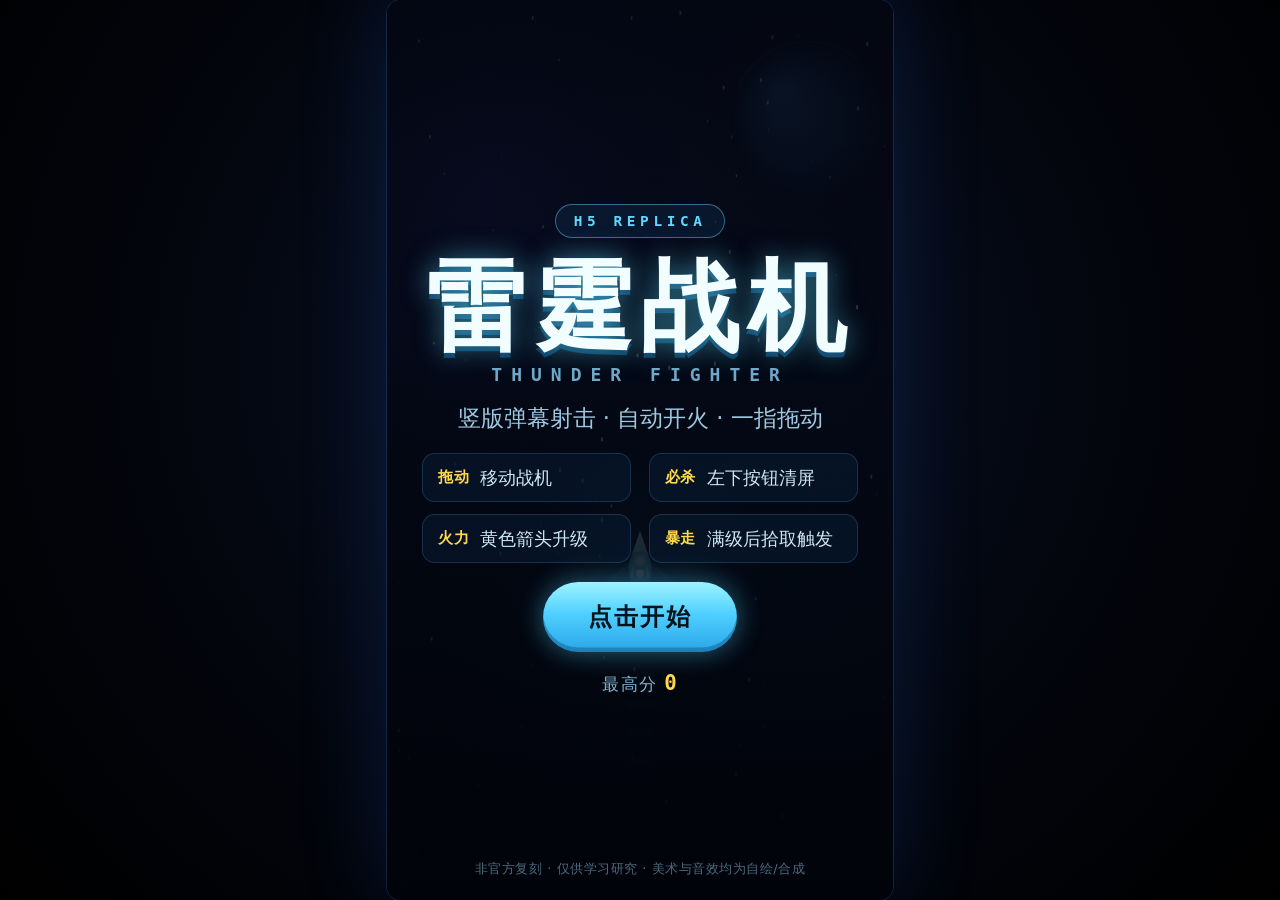
<file: index.html>
<!DOCTYPE html>
<html lang="zh-CN">
<head>
<meta charset="UTF-8" />
<meta name="viewport" content="width=device-width, initial-scale=1.0, maximum-scale=1.0, user-scalable=no, viewport-fit=cover" />
<meta name="theme-color" content="#040814" />
<title>雷霆战机 · H5 复刻</title>
<link rel="stylesheet" href="src/style.css" />
</head>
<body>
<div id="stage">
  <canvas id="game" width="720" height="1280"></canvas>

  <!-- 标题 -->
  <div class="screen center" id="scr-title">
    <div class="badge">H5 REPLICA</div>
    <h1>雷霆战机</h1>
    <div class="title-en">THUNDER FIGHTER</div>
    <p class="lede">竖版弹幕射击 · 自动开火 · 一指拖动</p>
    <div class="ctrl-grid">
      <div class="ctrl"><span class="k">拖动</span><span>移动战机</span></div>
      <div class="ctrl"><span class="k">必杀</span><span>左下按钮清屏</span></div>
      <div class="ctrl"><span class="k">火力</span><span>黄色箭头升级</span></div>
      <div class="ctrl"><span class="k">暴走</span><span>满级后拾取触发</span></div>
    </div>
    <button class="btn" id="btnEnter">点击开始</button>
    <div class="best">最高分 <b id="titleBest">0</b></div>
    <p class="disclaimer">非官方复刻 · 仅供学习研究 · 美术与音效均为自绘/合成</p>
  </div>

  <!-- 主界面 -->
  <div class="screen transparent" id="scr-home">
    <div class="home-top">
      <div class="player-tag">指挥官<b>THUNDER-01</b></div>
      <div class="res-bar">
        <span class="coin">金币 <b id="homeCoins">0</b></span>
        <span class="shard">残骸 <b id="homeShards">0</b></span>
      </div>
    </div>
    <div class="home-menu">
      <button class="menu-tile primary" id="menuStory">
        <div class="mt-k">CAMPAIGN</div>
        <div class="mt-t">星际征战</div>
        <div class="mt-d" id="storyProgress">白羊座 · 第 1 关</div>
      </button>
      <button class="menu-tile" id="menuEndless">
        <div class="mt-k">ENDLESS</div>
        <div class="mt-t">无尽挑战</div>
        <div class="mt-d" id="endlessDesc">无限波次 · 每 5 波守卫</div>
      </button>
      <button class="menu-tile" id="menuHangar">
        <div class="mt-k">HANGAR</div>
        <div class="mt-t">仓库</div>
        <div class="mt-d" id="hangarShipName">突击零式</div>
      </button>
      <button class="menu-tile" id="menuSettings">
        <div class="mt-k">OPTIONS</div>
        <div class="mt-t">设置</div>
        <div class="mt-d">音量 · 画质 · 存档</div>
      </button>
    </div>
    <div class="home-foot">
      <span>最高分 <b id="homeBest">0</b></span>
      <span>拖动移动 · 自动射击</span>
    </div>
  </div>

  <!-- 星图 -->
  <div class="screen" id="scr-map">
    <div class="topbar">
      <button class="icon-btn" id="mapBack">返回</button>
      <div class="ttl">星际征战</div>
      <div class="res-bar"><span>残骸 <b id="mapShards">0</b></span></div>
    </div>
    <div class="chapter-tabs">
      <button class="chapter-tab active" data-ch="0">白羊座</button>
      <button class="chapter-tab" data-ch="1">金牛座</button>
    </div>
    <div class="level-grid" id="levelGrid"></div>
    <div class="level-detail" id="levelDetail">
      <div class="ld-head">
        <div>
          <div class="ld-ch" id="ldChapter">白羊座</div>
          <div class="ld-name" id="ldName">星尘前哨</div>
        </div>
        <div class="ld-ch" id="ldState">未通关</div>
      </div>
      <div class="ld-rows">
        <div><span>推荐战力</span><b id="ldPower">100</b></div>
        <div><span>我方战力</span><b id="ldMyPower">100</b></div>
        <div><span>BOSS</span><b id="ldBoss">无</b></div>
        <div><span>奖励</span><b id="ldReward">金币 25 / 残骸 10</b></div>
      </div>
      <div class="ld-drop"><span>掉落</span><b id="ldDrops">武器 ×3 · 护盾 ×1 · 暴走 ×1 · 回血 ×1</b></div>
      <div class="ld-tip" id="ldTip"></div>
      <div class="ld-actions">
        <button class="btn ghost small" id="btnHangarFromMap">仓库</button>
        <button class="btn" id="btnLaunch">出击</button>
      </div>
    </div>
  </div>

  <!-- 仓库 -->
  <div class="screen scroll" id="scr-hangar">
    <div class="topbar">
      <button class="icon-btn" id="hangarBack">返回</button>
      <div class="ttl">仓库</div>
      <div class="res-bar"><span>残骸 <b id="hangarShards">0</b></span></div>
    </div>
    <div class="ship-list" id="shipList"></div>
    <p class="hangar-note">强化提升攻击与生命，满级后可进阶提升星级<br>战力实时生效于战斗</p>
  </div>

  <!-- 设置 -->
  <div class="screen" id="scr-settings">
    <div class="topbar">
      <button class="icon-btn" id="settingsBack">返回</button>
      <div class="ttl">设置</div>
      <div class="res-bar"></div>
    </div>
    <div class="setting-list">
      <div class="setting-row">
        <div>音乐<span class="sub">BGM 音量</span></div>
        <input type="range" id="musicRange" min="0" max="100" step="5" value="55" />
      </div>
      <div class="setting-row">
        <div>音效<span class="sub">打击音与静音</span></div>
        <div style="display:flex;align-items:center;gap:1.4cqh">
          <input type="range" id="sfxRange" min="0" max="100" step="5" value="80" />
          <div class="switch" id="soundSwitch"><i></i></div>
        </div>
      </div>
      <div class="setting-row">
        <div>画质<span class="sub">影响粒子与特效数量</span></div>
        <div class="seg" id="qualitySeg">
          <button data-q="high" class="on">高</button>
          <button data-q="mid">中</button>
          <button data-q="low">低</button>
        </div>
      </div>
      <div class="setting-row">
        <div>存档<span class="sub">进度与最高分保存在本机</span></div>
        <button class="btn danger small" id="btnClearSave">清除存档</button>
      </div>
    </div>
    <p class="hangar-note">清除后关卡进度、金币与残骸将重置<br>最高分同时清空</p>
  </div>

  <!-- 结算 -->
  <div class="screen center" id="scr-result">
    <div class="result-tag" id="resultTag">MISSION COMPLETE</div>
    <h2 id="resultTitle">出击成功</h2>
    <div class="stats">
      <div><span>得分</span><b id="statScore">0</b></div>
      <div><span>击毁</span><b id="statKills">0</b></div>
      <div><span>水晶</span><b id="statCrystals">0</b></div>
      <div><span>用时</span><b id="statTime">0:00</b></div>
    </div>
    <div class="result-reward" id="resultReward">金币 <b>0</b> · 残骸 <b>0</b></div>
    <div class="result-best" id="resultBest">最高分 0</div>
    <div class="btn-col" style="width:100%">
      <button class="btn" id="btnNext">下一关</button>
      <div class="btn-row">
        <button class="btn ghost small" id="btnRetry">再战</button>
        <button class="btn ghost small" id="btnToMap">星图</button>
        <button class="btn ghost small" id="btnToHome">主界面</button>
      </div>
    </div>
  </div>

  <!-- 暂停 -->
  <div class="screen center" id="scr-pause">
    <h2>已暂停</h2>
    <div class="btn-col">
      <button class="btn" id="btnResume">继续战斗</button>
      <button class="btn ghost" id="btnPauseRetry">重新开始</button>
      <button class="btn ghost" id="btnPauseQuit">放弃并返回</button>
    </div>
  </div>

  <div class="toast" id="toast"></div>
  <div class="rotate-hint">
    <div class="rh-phone"></div>
    <b>请旋转至竖屏</b>
    <span>横屏体验不佳</span>
  </div>
</div>

<script src="src/config.js"></script>
<script src="src/audio.js"></script>
<script src="src/core.js"></script>
<script src="src/battle.js"></script>
<script src="src/app.js"></script>
</body>
</html>
</file>
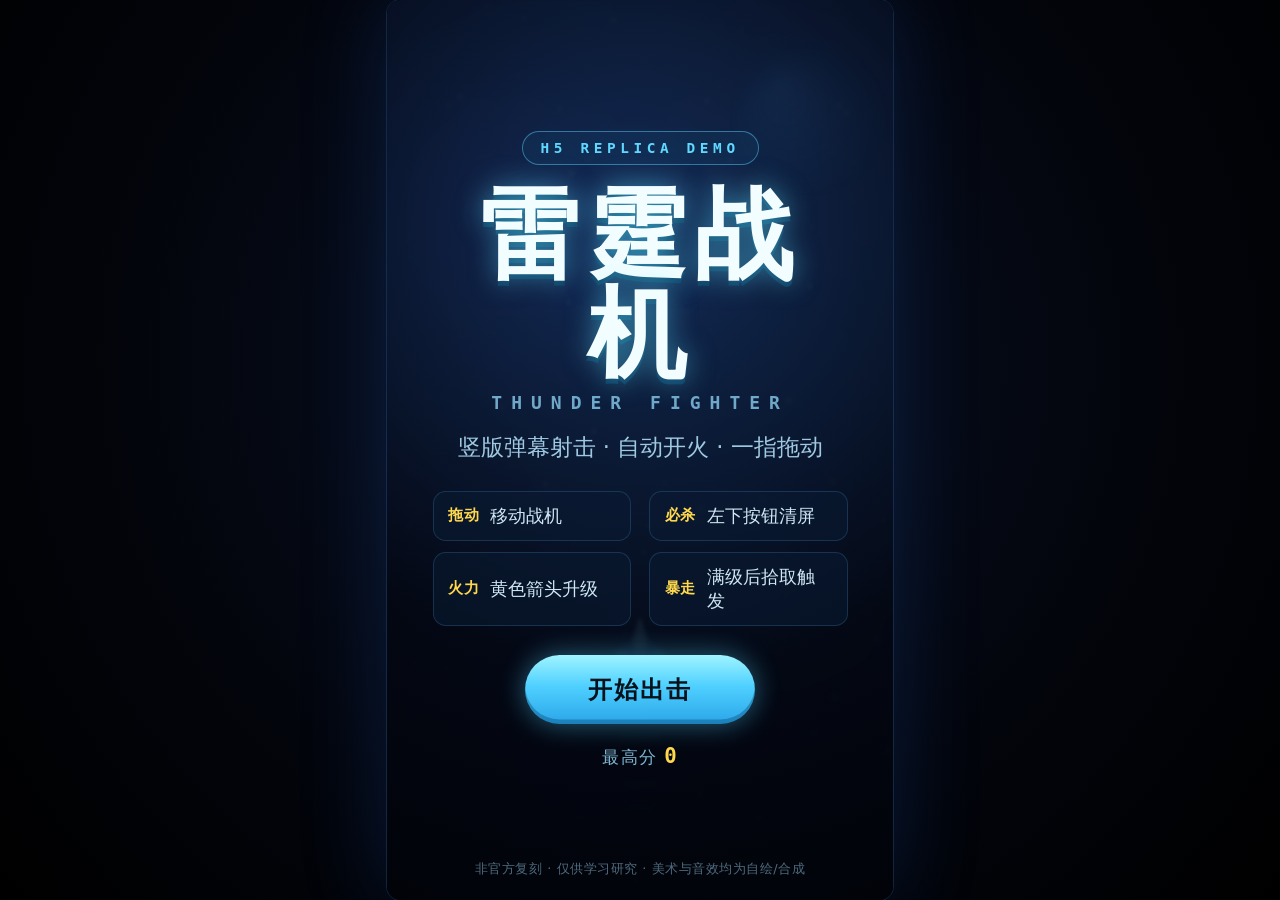
<file: demo/index.html>
<!DOCTYPE html>
<html lang="zh-CN">
<head>
<meta charset="UTF-8" />
<meta name="viewport" content="width=device-width, initial-scale=1.0, maximum-scale=1.0, user-scalable=no, viewport-fit=cover" />
<meta name="theme-color" content="#040814" />
<title>雷霆战机 · H5 复刻 Demo</title>
<style>
  * { margin: 0; padding: 0; box-sizing: border-box; }
  html, body {
    height: 100%;
    background: radial-gradient(circle at 50% 40%, #0a1226 0%, #03050c 60%, #000 100%);
    color: #eaf6ff;
    font-family: "Noto Sans SC", "PingFang SC", "Microsoft YaHei", system-ui, sans-serif;
    overflow: hidden;
    -webkit-user-select: none;
    user-select: none;
    -webkit-tap-highlight-color: transparent;
  }
  body {
    display: flex;
    align-items: center;
    justify-content: center;
    height: 100vh;
    height: 100dvh;
  }
  #stage {
    position: relative;
    width: min(100vw, 56.25vh);
    width: min(100vw, 56.25dvh);
    aspect-ratio: 9 / 16;
    max-height: 100vh;
    max-height: 100dvh;
    overflow: hidden;
    border-radius: 14px;
    background: #040813;
    box-shadow: 0 0 90px rgba(40, 120, 255, .18), 0 0 0 1px rgba(90, 180, 255, .16);
    container-type: size;
  }
  canvas {
    display: block;
    width: 100%;
    height: 100%;
    touch-action: none;
  }
  .overlay {
    position: absolute;
    inset: 0;
    z-index: 5;
    display: flex;
    flex-direction: column;
    align-items: center;
    justify-content: center;
    padding: 8% 9%;
    text-align: center;
    background:
      radial-gradient(circle at 50% 26%, rgba(22, 52, 100, .82) 0%, rgba(4, 8, 20, .94) 62%, rgba(1, 3, 9, .98) 100%);
    backdrop-filter: blur(2px);
    transition: opacity .25s ease;
    gap: 2.2cqh;
  }
  .overlay.hidden { opacity: 0; pointer-events: none; }

  .badge {
    font: 600 1.6cqh/1 "Bahnschrift", "DIN Alternate", monospace;
    letter-spacing: .32em;
    color: #5fd8ff;
    border: 1px solid rgba(95, 216, 255, .45);
    border-radius: 999px;
    padding: 1cqh 2cqh;
    background: rgba(20, 70, 110, .25);
  }
  h1 {
    font-size: 11cqh;
    font-size: 11cqh;
    line-height: 1;
    font-weight: 900;
    letter-spacing: .08em;
    color: #f2fdff;
    text-shadow: 0 0 3cqh rgba(90, 220, 255, .55), 0 0.6cqh 0 #0b3a5e;
  }
  .title-en {
    font: 700 2cqh/1 "Bahnschrift", "DIN Alternate", monospace;
    letter-spacing: .5em;
    color: #6fa8c8;
    margin-top: -1cqh;
  }
  .lede { font-size: 2.5cqh; color: #9fc9e2; }
  .ctrl-grid {
    width: 100%;
    display: grid;
    grid-template-columns: 1fr 1fr;
    gap: 1.3cqh 2cqh;
    margin: 1cqh 0;
  }
  .ctrl {
    display: flex;
    align-items: center;
    gap: 1.2cqh;
    padding: 1.3cqh 1.6cqh;
    border: 1px solid rgba(80, 160, 220, .22);
    border-radius: 1.4cqh;
    background: rgba(10, 28, 52, .55);
    text-align: left;
  }
  .ctrl .k {
    flex: none;
    font: 700 1.7cqh/1 "Bahnschrift", monospace;
    color: #ffd84d;
    letter-spacing: .05em;
  }
  .ctrl span:last-child { font-size: 1.95cqh; color: #cfe7f5; }

  .btn {
    appearance: none;
    border: 0;
    cursor: pointer;
    font-family: inherit;
    font-size: 2.7cqh;
    font-weight: 700;
    letter-spacing: .08em;
    padding: 2.1cqh 7cqh;
    border-radius: 999px;
    color: #04121c;
    background: linear-gradient(180deg, #9ff4ff 0%, #4fd0ff 45%, #2aa5e8 100%);
    box-shadow: 0 0 3cqh rgba(80, 210, 255, .45), inset 0 -0.5cqh 0 rgba(0, 60, 100, .35);
    transition: transform .12s ease, filter .12s ease;
    touch-action: manipulation;
  }
  .btn:active { transform: scale(.965); filter: brightness(1.08); }
  .btn.ghost {
    color: #bfe6f8;
    background: rgba(12, 34, 60, .7);
    border: 1px solid rgba(95, 200, 240, .4);
    box-shadow: none;
  }
  .btn-row { display: flex; gap: 2.4cqh; }
  .btn-col { display: flex; flex-direction: column; gap: 1.5cqh; }

  .best { font-size: 1.9cqh; color: #7fb6d2; letter-spacing: .08em; }
  .best b { color: #ffd84d; font-family: "Bahnschrift", monospace; font-size: 2.3cqh; }
  .disclaimer {
    position: absolute;
    bottom: 2.4cqh;
    left: 0; right: 0;
    font-size: 1.45cqh;
    color: rgba(140, 190, 220, .55);
    letter-spacing: .04em;
  }

  h2 { font-size: 6.4cqh; font-weight: 900; letter-spacing: .06em; color: #f2fdff; }
  .result-tag {
    font: 700 1.8cqh/1 "Bahnschrift", monospace;
    letter-spacing: .38em;
    color: #5fd8ff;
  }
  .result-tag.fail { color: #ff6b7a; }
  .stats {
    width: 100%;
    display: grid;
    grid-template-columns: 1fr 1fr;
    gap: 1.4cqh;
    margin: 1.2cqh 0;
  }
  .stats div {
    display: flex;
    flex-direction: column;
    gap: .6cqh;
    padding: 1.6cqh;
    border-radius: 1.2cqh;
    border: 1px solid rgba(80, 160, 220, .22);
    background: rgba(10, 28, 52, .55);
  }
  .stats span { font-size: 1.7cqh; color: #8fb8d0; letter-spacing: .1em; }
  .stats b { font: 700 3.4cqh/1 "Bahnschrift", "Courier New", monospace; color: #eafcff; }
  .result-best { font-size: 1.85cqh; color: #7fb6d2; }
  .result-best b { color: #ffd84d; font-family: "Bahnschrift", monospace; }

  @media (max-aspect-ratio: 9/16) {
    #stage { border-radius: 0; }
  }
</style>
</head>
<body>
<div id="stage">
  <canvas id="game" width="720" height="1280"></canvas>

  <div class="overlay" id="titleScreen">
    <div class="badge">H5 REPLICA DEMO</div>
    <h1>雷霆战机</h1>
    <div class="title-en">THUNDER FIGHTER</div>
    <p class="lede">竖版弹幕射击 · 自动开火 · 一指拖动</p>
    <div class="ctrl-grid">
      <div class="ctrl"><span class="k">拖动</span><span>移动战机</span></div>
      <div class="ctrl"><span class="k">必杀</span><span>左下按钮清屏</span></div>
      <div class="ctrl"><span class="k">火力</span><span>黄色箭头升级</span></div>
      <div class="ctrl"><span class="k">暴走</span><span>满级后拾取触发</span></div>
    </div>
    <button class="btn" id="btnStart">开始出击</button>
    <div class="best">最高分 <b id="bestScore">0</b></div>
    <p class="disclaimer">非官方复刻 · 仅供学习研究 · 美术与音效均为自绘/合成</p>
  </div>

  <div class="overlay hidden" id="resultScreen">
    <div class="result-tag" id="resultTag">MISSION COMPLETE</div>
    <h2 id="resultTitle">出击成功</h2>
    <div class="stats">
      <div><span>得分</span><b id="statScore">0</b></div>
      <div><span>击毁</span><b id="statKills">0</b></div>
      <div><span>水晶</span><b id="statCrystals">0</b></div>
      <div><span>用时</span><b id="statTime">0:00</b></div>
    </div>
    <div class="result-best" id="resultBest">最高分 0</div>
    <div class="btn-row">
      <button class="btn" id="btnRetry">再战一次</button>
      <button class="btn ghost" id="btnMenu">返回标题</button>
    </div>
  </div>

  <div class="overlay hidden" id="pauseScreen">
    <h2>已暂停</h2>
    <div class="btn-col">
      <button class="btn" id="btnResume">继续战斗</button>
      <button class="btn ghost" id="btnPauseRetry">重新开始</button>
      <button class="btn ghost" id="btnPauseMenu">返回标题</button>
    </div>
  </div>
</div>

<script>
'use strict';

/* =========================================================
   0. 基础常量与工具
   ========================================================= */
const W = 720, H = 1280;
const canvas = document.getElementById('game');
const ctx = canvas.getContext('2d');
const DPR = Math.min(window.devicePixelRatio || 1, 2);
canvas.width = Math.round(W * DPR);
canvas.height = Math.round(H * DPR);
ctx.setTransform(DPR, 0, 0, DPR, 0, 0);

const TAU = Math.PI * 2;
const clamp = (v, a, b) => (v < a ? a : (v > b ? b : v));
const rand = (a, b) => a + Math.random() * (b - a);

/* =========================================================
   1. 可调手感参数表（集中管理）
   ========================================================= */
const CFG = {
  player: {
    startX: W / 2, startY: 1010,
    keySpeed: 620,
    hitR: 5,               // 命中判定半径（中心亮点）
    pickupR: 46,
    maxHp: 100,
    invTime: 1.2,
    bulletSpeed: 1150,
    baseDamage: 1,
    fireIntervals: [0.13, 0.12, 0.11, 0.10],
    offsets: [
      [-13, 13],
      [-27, 0, 27],
      [-39, -14, 14, 39],
      [-50, -26, 0, 26, 50]
    ],
    rageDuration: 6,
    rageFireScale: 0.62,
    rageDamage: 1.6
  },
  bomb: { damage: 140, start: 2, invTime: 1.6 },
  enemy: {
    scout:   { hp: 6,  r: 24, vy: 150, sway: 60, score: 100, bulletSpeed: 235 },
    fighter: { hp: 34, r: 34, score: 300, bulletSpeed: 235 },
    diver:   { hp: 8,  r: 20, score: 120 }
  },
  boss: { bars: 3, hpPerBar: 240, r: 72, score: 3000 },
  drop: { crystal: 0.55, weapon: 0.45, shield: 0.15 }
};

/* =========================================================
   2. 音效（WebAudio 合成）
   ========================================================= */
const Sound = {
  ctx: null, master: null, enabled: true, noise: null, lastShot: 0,
  init() {
    if (this.ctx) return;
    const AC = window.AudioContext || window.webkitAudioContext;
    if (!AC) return;
    this.ctx = new AC();
    this.master = this.ctx.createGain();
    this.master.gain.value = 0.55;
    this.master.connect(this.ctx.destination);
    const len = Math.floor(this.ctx.sampleRate * 0.5);
    const buf = this.ctx.createBuffer(1, len, this.ctx.sampleRate);
    const data = buf.getChannelData(0);
    for (let i = 0; i < len; i++) data[i] = Math.random() * 2 - 1;
    this.noise = buf;
  },
  resume() {
    if (this.ctx && this.ctx.state === 'suspended') this.ctx.resume();
  },
  tone(freq, dur, type, vol, slideTo) {
    if (!this.ctx || !this.enabled) return;
    const t = this.ctx.currentTime;
    const o = this.ctx.createOscillator();
    const g = this.ctx.createGain();
    o.type = type || 'sine';
    o.frequency.setValueAtTime(freq, t);
    if (slideTo) o.frequency.exponentialRampToValueAtTime(Math.max(24, slideTo), t + dur);
    g.gain.setValueAtTime(vol, t);
    g.gain.exponentialRampToValueAtTime(0.0001, t + dur);
    o.connect(g); g.connect(this.master);
    o.start(t); o.stop(t + dur + 0.03);
  },
  burst(dur, vol, freq) {
    if (!this.ctx || !this.enabled || !this.noise) return;
    const t = this.ctx.currentTime;
    const src = this.ctx.createBufferSource();
    src.buffer = this.noise;
    const f = this.ctx.createBiquadFilter();
    f.type = 'lowpass';
    f.frequency.setValueAtTime(freq, t);
    f.frequency.exponentialRampToValueAtTime(110, t + dur);
    const g = this.ctx.createGain();
    g.gain.setValueAtTime(vol, t);
    g.gain.exponentialRampToValueAtTime(0.0001, t + dur);
    src.connect(f); f.connect(g); g.connect(this.master);
    src.start(t); src.stop(t + dur);
  },
  shoot() {
    if (!this.ctx) return;
    const t = this.ctx.currentTime;
    if (t - this.lastShot < 0.06) return;
    this.lastShot = t;
    this.tone(1250, 0.05, 'square', 0.014, 720);
  },
  enemyShoot() { this.tone(330, 0.07, 'triangle', 0.016, 220); },
  hit() { this.tone(140, 0.18, 'sawtooth', 0.07, 55); },
  explode() { this.burst(0.28, 0.18, 1500); },
  bigExplode() { this.burst(0.55, 0.28, 900); this.tone(74, 0.5, 'sine', 0.12, 38); },
  pickup() {
    this.tone(880, 0.07, 'sine', 0.045, 1320);
    const self = this;
    setTimeout(() => self.tone(1320, 0.09, 'sine', 0.035, 1760), 62);
  },
  rage() { this.tone(220, 0.38, 'sawtooth', 0.055, 880); },
  bomb() { this.burst(0.5, 0.3, 2600); this.tone(92, 0.5, 'sine', 0.13, 40); },
  warn() {
    this.tone(660, 0.14, 'square', 0.05);
    const self = this;
    setTimeout(() => self.tone(660, 0.14, 'square', 0.05), 190);
  }
};

/* =========================================================
   3. 背景与子弹贴图
   ========================================================= */
const bgCanvas = document.createElement('canvas');
bgCanvas.width = W; bgCanvas.height = H;
(function buildBg() {
  const c = bgCanvas.getContext('2d');
  const lg = c.createLinearGradient(0, 0, 0, H);
  lg.addColorStop(0, '#070d22');
  lg.addColorStop(0.45, '#040a18');
  lg.addColorStop(1, '#02040b');
  c.fillStyle = lg; c.fillRect(0, 0, W, H);

  const neb = (x, y, r, col) => {
    const g = c.createRadialGradient(x, y, 10, x, y, r);
    g.addColorStop(0, col);
    g.addColorStop(1, 'rgba(0,0,0,0)');
    c.fillStyle = g; c.fillRect(0, 0, W, H);
  };
  neb(140, 260, 520, 'rgba(80,66,210,0.34)');
  neb(600, 880, 560, 'rgba(0,140,190,0.16)');
  neb(590, 160, 380, 'rgba(180,40,80,0.16)');
  neb(260, 1160, 420, 'rgba(40,90,200,0.12)');

  // 远处行星
  const px = 600, py = 170, pr = 112;
  const pg = c.createRadialGradient(px - 36, py - 42, 10, px, py, pr);
  pg.addColorStop(0, '#3a6ea8');
  pg.addColorStop(0.55, '#1a3760');
  pg.addColorStop(1, '#060d1d');
  c.fillStyle = pg;
  c.beginPath(); c.arc(px, py, pr, 0, TAU); c.fill();
  c.strokeStyle = 'rgba(120,190,255,0.22)';
  c.lineWidth = 2;
  c.beginPath(); c.arc(px, py, pr - 1, Math.PI * 1.15, Math.PI * 1.72); c.stroke();

  // 暗角
  const vg = c.createRadialGradient(W / 2, H / 2, 280, W / 2, H / 2, 760);
  vg.addColorStop(0, 'rgba(0,0,0,0)');
  vg.addColorStop(1, 'rgba(0,0,0,0.55)');
  c.fillStyle = vg; c.fillRect(0, 0, W, H);
})();

function makePlayerBullet() {
  const c = document.createElement('canvas');
  c.width = 20; c.height = 44;
  const x = c.getContext('2d');
  const g = x.createLinearGradient(0, 0, 0, 44);
  g.addColorStop(0, 'rgba(120,250,255,0)');
  g.addColorStop(0.28, 'rgba(120,250,255,0.85)');
  g.addColorStop(0.65, '#ffffff');
  g.addColorStop(1, 'rgba(80,190,255,0)');
  x.fillStyle = g;
  x.beginPath(); x.ellipse(10, 22, 6.5, 20, 0, 0, TAU); x.fill();
  const g2 = x.createLinearGradient(0, 0, 0, 44);
  g2.addColorStop(0, 'rgba(255,255,255,0)');
  g2.addColorStop(0.6, 'rgba(255,255,255,0.95)');
  g2.addColorStop(1, 'rgba(255,255,255,0)');
  x.fillStyle = g2;
  x.beginPath(); x.ellipse(10, 22, 2.2, 16, 0, 0, TAU); x.fill();
  return c;
}

function makeEnemyBullet(color) {
  const c = document.createElement('canvas');
  c.width = 40; c.height = 40;
  const x = c.getContext('2d');
  const g = x.createRadialGradient(20, 20, 1, 20, 20, 19);
  g.addColorStop(0, '#ffffff');
  g.addColorStop(0.3, color);
  g.addColorStop(0.72, color);
  g.addColorStop(1, 'rgba(0,0,0,0)');
  x.fillStyle = g;
  x.beginPath(); x.arc(20, 20, 19, 0, TAU); x.fill();
  return c;
}

const SPR = {
  pBullet: makePlayerBullet(),
  eOrange: makeEnemyBullet('rgba(255,150,60,0.95)'),
  eRed: makeEnemyBullet('rgba(255,80,90,0.95)'),
  ePink: makeEnemyBullet('rgba(255,92,200,0.95)')
};

/* =========================================================
   4. 游戏状态
   ========================================================= */
let mode = 'title';
let acc = 0;
let last = performance.now();

const G = {
  visual: 0, time: 0,
  stars: [],
  player: null,
  bullets: [], ebullets: [], enemies: [], pickups: [], particles: [], texts: [],
  boss: null,
  score: 0, kills: 0, crystals: 0, bombs: CFG.bomb.start,
  rage: 0, shake: 0, flash: 0, warn: 0, banner: 0,
  finished: false, victory: false, endTimer: 0,
  script: [], si: 0,
  best: 0
};

const BOMB = { x: 88, y: 1178, r: 58 };
const PAUSE = { x: 662, y: 1178, r: 30 };
const MUTE = { x: 666, y: 1108, r: 22 };

const input = { dragId: null, sx: 0, sy: 0, px: 0, py: 0 };
const keys = new Set();

function initStars() {
  G.stars.length = 0;
  for (let i = 0; i < 110; i++) {
    const z = Math.random();
    G.stars.push({ x: Math.random() * W, y: Math.random() * H, z, s: 0.8 + z * 1.8, sp: 30 + z * 120 });
  }
}
function updateStars(dt) {
  for (const s of G.stars) {
    s.y += s.sp * dt;
    if (s.y > H + 4) { s.y = -4; s.x = Math.random() * W; }
  }
}
function loadBest() {
  try { return parseInt(localStorage.getItem('tf_replica_best') || '0', 10) || 0; } catch (e) { return 0; }
}
function saveBest(v) {
  try { localStorage.setItem('tf_replica_best', String(v)); } catch (e) { /* ignore */ }
}

/* =========================================================
   5. 开始 / 重开 / 结算 / 暂停
   ========================================================= */
function startRun() {
  Sound.init();
  Sound.resume();
  hideAllOverlays();
  mode = 'playing';
  G.time = 0; acc = 0;
  G.player = {
    x: CFG.player.startX, y: CFG.player.startY,
    hp: CFG.player.maxHp, power: 0,
    inv: 0, fireCd: 0, shield: 0, shieldHits: 0, alive: true
  };
  G.bullets.length = 0;
  G.ebullets.length = 0;
  G.enemies.length = 0;
  G.pickups.length = 0;
  G.particles.length = 0;
  G.texts.length = 0;
  G.boss = null;
  G.score = 0; G.kills = 0; G.crystals = 0; G.bombs = CFG.bomb.start;
  G.rage = 0; G.shake = 0; G.flash = 0; G.warn = 0; G.banner = 2.6;
  G.finished = false; G.victory = false; G.endTimer = 0;
  G.script = buildScript(); G.si = 0;
  input.dragId = null;
}

function hideAllOverlays() {
  document.getElementById('titleScreen').classList.add('hidden');
  document.getElementById('resultScreen').classList.add('hidden');
  document.getElementById('pauseScreen').classList.add('hidden');
}

function showTitle() {
  mode = 'title';
  hideAllOverlays();
  document.getElementById('titleScreen').classList.remove('hidden');
  G.best = loadBest();
  document.getElementById('bestScore').textContent = G.best;
}

function pauseGame() {
  if (mode !== 'playing' || G.finished) return;
  mode = 'paused';
  document.getElementById('pauseScreen').classList.remove('hidden');
}
function resumeGame() {
  if (mode !== 'paused') return;
  mode = 'playing';
  document.getElementById('pauseScreen').classList.add('hidden');
  acc = 0;
}

function showResult(win) {
  mode = win ? 'victory' : 'defeat';
  G.best = loadBest();
  if (G.score > G.best) { G.best = G.score; saveBest(G.best); }
  const tag = document.getElementById('resultTag');
  tag.textContent = win ? 'MISSION COMPLETE' : 'MISSION FAILED';
  tag.classList.toggle('fail', !win);
  document.getElementById('resultTitle').textContent = win ? '出击成功' : '战机坠毁';
  document.getElementById('statScore').textContent = G.score;
  document.getElementById('statKills').textContent = G.kills;
  document.getElementById('statCrystals').textContent = G.crystals;
  const sec = Math.floor(G.time);
  document.getElementById('statTime').textContent = Math.floor(sec / 60) + ':' + String(sec % 60).padStart(2, '0');
  document.getElementById('resultBest').innerHTML = '最高分 <b>' + G.best + '</b>';
  document.getElementById('resultScreen').classList.remove('hidden');
}

/* =========================================================
   6. 关卡脚本
   ========================================================= */
function buildScript() {
  return [
    { t: 0.5,  f: () => spawnScoutLine(5) },
    { t: 3.2,  f: () => spawnScoutV(7) },
    { t: 5.0,  f: () => spawnPickup('weapon', W / 2, -30) },
    { t: 6.2,  f: () => { spawnFighter(160, 250); spawnFighter(560, 250); } },
    { t: 9.4,  f: () => spawnDivers(6) },
    { t: 12.6, f: () => spawnScoutLine(6) },
    { t: 14.0, f: () => spawnPickup('shield', 230, -30) },
    { t: 15.8, f: () => { spawnFighter(130, 240); spawnFighter(360, 300); spawnFighter(590, 240); } },
    { t: 19.2, f: () => spawnDivers(8) },
    { t: 21.5, f: () => spawnPickup('weapon', 500, -30) },
    { t: 22.4, f: () => spawnScoutV(9) },
    { t: 25.6, f: () => spawnScoutLine(7) },
    { t: 28.8, f: () => { spawnFighter(180, 260); spawnFighter(540, 260); } },
    { t: 29.0, f: () => spawnPickup('rage', W / 2, -30) },
    { t: 31.8, f: () => spawnDivers(8) },
    { t: 33.0, f: () => spawnPickup('heal', 480, -30) },
    { t: 34.8, f: () => spawnScoutV(7) },
    { t: 37.0, f: () => spawnPickup('weapon', 260, -30) },
    { t: 38.0, f: () => { G.warn = 3.2; Sound.warn(); } },
    { t: 41.0, f: () => spawnBoss() }
  ];
}
function runScript() {
  while (G.si < G.script.length && G.time >= G.script[G.si].t) {
    const step = G.script[G.si++];
    step.f();
  }
}

/* =========================================================
   7. 生成器
   ========================================================= */
function spawnScout(x, y, extra) {
  const c = CFG.enemy.scout;
  G.enemies.push({
    type: 'scout', x, y, baseX: x, r: c.r,
    hp: c.hp, maxHp: c.hp, vy: c.vy, sway: c.sway,
    phase: Math.random() * TAU, t: 0, flash: 0,
    shootCd: 0.9 + Math.random() * 0.9, score: c.score,
    dead: false
  });
  return G.enemies[G.enemies.length - 1];
}
function spawnScoutLine(n) {
  const gap = 96;
  for (let i = 0; i < n; i++) {
    spawnScout(W / 2 + (i - (n - 1) / 2) * gap, -60 - Math.random() * 20);
  }
}
function spawnScoutV(n) {
  const gap = 86, depth = 46;
  for (let i = 0; i < n; i++) {
    spawnScout(W / 2 + (i - (n - 1) / 2) * gap, -60 - Math.abs(i - (n - 1) / 2) * depth);
  }
}
function spawnFighter(x, targetY) {
  const c = CFG.enemy.fighter;
  G.enemies.push({
    type: 'fighter', x, baseX: x, y: -70, targetY, r: c.r,
    hp: c.hp, maxHp: c.hp, t: 0, flash: 0,
    phase: Math.random() * TAU, shootCd: 1.3 + Math.random() * 0.5,
    score: c.score, dead: false
  });
}
function spawnDivers(n) {
  const c = CFG.enemy.diver;
  for (let i = 0; i < n; i++) {
    const fromLeft = i % 2 === 0;
    G.enemies.push({
      type: 'diver',
      x: fromLeft ? -40 : W + 40,
      y: -60 - i * 52,
      vx: (fromLeft ? 1 : -1) * rand(130, 175),
      vy: rand(210, 250),
      r: c.r, hp: c.hp, maxHp: c.hp,
      t: 0, flash: 0, score: c.score, dead: false
    });
  }
}
function spawnBoss() {
  G.warn = 0;
  G.boss = {
    x: W / 2, y: -150, baseY: 210,
    bar: 0, bars: CFG.boss.bars,
    hp: CFG.boss.hpPerBar, maxHp: CFG.boss.hpPerBar,
    r: CFG.boss.r, t: 0, vx: 100,
    atkCd: 2.4, pattern: 0, flash: 0
  };
  addText(W / 2, 560, '红色重装机', '#ffb0b8');
}
function spawnPickup(type, x, y) {
  G.pickups.push({ type, x, y, r: 20, t: Math.random() * TAU, life: 12, dead: false });
}
function fireEnemyBullet(x, y, angle, speed, kind) {
  if (G.ebullets.length > 420) return;
  G.ebullets.push({
    x, y,
    vx: Math.cos(angle) * speed,
    vy: Math.sin(angle) * speed,
    r: kind === 'ring' ? 9 : 8,
    kind
  });
}

/* =========================================================
   8. 更新
   ========================================================= */
function update(dt) {
  G.time += dt;
  if (G.banner > 0) G.banner -= dt;
  if (G.warn > 0) G.warn -= dt;
  if (G.shake > 0) G.shake = Math.max(0, G.shake - 55 * dt);
  if (G.flash > 0) G.flash = Math.max(0, G.flash - 2.8 * dt);

  if (G.finished) {
    G.endTimer -= dt;
    if (G.endTimer <= 0) { showResult(G.victory); return; }
  } else {
    runScript();
    updatePlayer(dt);
  }

  updateBoss(dt);
  updateEnemies(dt);
  updateBullets(dt);
  updatePickups(dt);
  updateParticles(dt);
  updateTexts(dt);
  handleCollisions();
}

function updatePlayer(dt) {
  const p = G.player;
  if (!p || !p.alive) return;

  if (p.inv > 0) p.inv -= dt;
  if (p.shield > 0) {
    p.shield -= dt;
    if (p.shield <= 0) { p.shield = 0; p.shieldHits = 0; }
  }
  if (G.rage > 0) G.rage = Math.max(0, G.rage - dt);

  let kx = 0, ky = 0;
  if (keys.has('ArrowLeft') || keys.has('KeyA')) kx -= 1;
  if (keys.has('ArrowRight') || keys.has('KeyD')) kx += 1;
  if (keys.has('ArrowUp') || keys.has('KeyW')) ky -= 1;
  if (keys.has('ArrowDown') || keys.has('KeyS')) ky += 1;
  if (kx || ky) {
    const len = Math.hypot(kx, ky);
    p.x += (kx / len) * CFG.player.keySpeed * dt;
    p.y += (ky / len) * CFG.player.keySpeed * dt;
  }
  p.x = clamp(p.x, 34, W - 34);
  p.y = clamp(p.y, 110, H - 80);

  p.fireCd -= dt;
  if (p.fireCd <= 0) {
    const interval = CFG.player.fireIntervals[p.power] * (G.rage > 0 ? CFG.player.rageFireScale : 1);
    p.fireCd += interval;
    shootPlayer();
  }
}

function shootPlayer() {
  const p = G.player;
  if (!p || !p.alive) return;
  const offsets = CFG.player.offsets[p.power];
  const dmg = CFG.player.baseDamage * (G.rage > 0 ? CFG.player.rageDamage : 1);
  for (const ox of offsets) {
    G.bullets.push({ x: p.x + ox, y: p.y - 28, vy: -CFG.player.bulletSpeed, dmg, r: 6 });
  }
  spawnParticles(p.x - 8, p.y - 26, 1, '#9ff4ff', 0.12, 40, 120);
  spawnParticles(p.x + 8, p.y - 26, 1, '#9ff4ff', 0.12, 40, 120);
  Sound.shoot();
}

function updateEnemies(dt) {
  const p = G.player;
  for (const e of G.enemies) {
    if (e.dead) continue;
    e.t += dt;
    if (e.flash > 0) e.flash -= dt;

    if (e.type === 'scout') {
      e.y += e.vy * dt;
      e.x = e.baseX + Math.sin(e.t * 1.7 + e.phase) * e.sway;
      if (p && p.alive && e.y > 20 && e.y < H * 0.78) {
        e.shootCd -= dt;
        if (e.shootCd <= 0) {
          e.shootCd = 1.7 + Math.random() * 0.9;
          aimShot(e, CFG.enemy.scout.bulletSpeed);
        }
      }
    } else if (e.type === 'diver') {
      e.x += e.vx * dt;
      e.y += e.vy * dt;
    } else if (e.type === 'fighter') {
      if (e.y < e.targetY) {
        e.y += 110 * dt;
      } else {
        e.x = e.baseX + Math.sin(e.t * 0.9 + e.phase) * 92;
      }
      if (p && p.alive && e.y > 20) {
        e.shootCd -= dt;
        if (e.shootCd <= 0) {
          e.shootCd = 1.5 + Math.random() * 0.4;
          fanShot(e, 3, 0.3, CFG.enemy.fighter.bulletSpeed);
        }
      }
    }
  }
  G.enemies = G.enemies.filter(e => !e.dead && e.y < H + 120);
}

function aimShot(e, speed) {
  const p = G.player;
  if (!p || !p.alive) return;
  const a = Math.atan2(p.y - e.y, p.x - e.x);
  fireEnemyBullet(e.x, e.y + 10, a, speed, 'aim');
  Sound.enemyShoot();
}
function fanShot(e, count, spread, speed) {
  const p = G.player;
  if (!p || !p.alive) return;
  const base = Math.atan2(p.y - e.y, p.x - e.x);
  for (let i = 0; i < count; i++) {
    const a = base - spread / 2 + spread * (i / (count - 1));
    fireEnemyBullet(e.x, e.y + 10, a, speed, 'fan');
  }
  Sound.enemyShoot();
}

function updateBoss(dt) {
  const b = G.boss;
  if (!b) return;
  const p = G.player;
  b.t += dt;
  if (b.flash > 0) b.flash -= dt;

  if (b.y < b.baseY) {
    b.y += 100 * dt;
  } else {
    b.x += b.vx * dt;
    if (b.x < 150) { b.x = 150; b.vx = Math.abs(b.vx); }
    if (b.x > 570) { b.x = 570; b.vx = -Math.abs(b.vx); }
    b.y = b.baseY + Math.sin(b.t * 1.1) * 16;
    if (p && p.alive && !G.finished) {
      b.atkCd -= dt;
      if (b.atkCd <= 0) bossAttack();
    }
  }
}

function bossAttack() {
  const b = G.boss, p = G.player;
  if (!b || !p) return;
  const ph = b.bar;
  const pattern = b.pattern++ % 3;
  const base = Math.atan2(p.y - b.y, p.x - b.x);

  if (pattern === 0) {
    const n = 5 + ph * 2, spread = 0.55 + ph * 0.08;
    for (let i = 0; i < n; i++) {
      const a = base - spread / 2 + spread * (i / (n - 1));
      fireEnemyBullet(b.x, b.y + 46, a, 230 + ph * 25, 'fan');
    }
  } else if (pattern === 1) {
    for (let i = -1; i <= 1; i++) {
      fireEnemyBullet(b.x + i * 34, b.y + 46, base + i * 0.07, 330, 'aim');
    }
  } else {
    const n = 12 + ph * 3;
    for (let i = 0; i < n; i++) {
      fireEnemyBullet(b.x, b.y, (TAU * i) / n + b.t * 0.6, 168 + ph * 18, 'ring');
    }
  }
  if (ph >= 1 && pattern !== 2) {
    fireEnemyBullet(b.x - 78, b.y + 26, Math.PI / 2 - 0.18, 250, 'fan');
    fireEnemyBullet(b.x + 78, b.y + 26, Math.PI / 2 + 0.18, 250, 'fan');
  }
  b.atkCd = [1.7, 1.35, 1.05][ph] * rand(0.78, 1.24);
  Sound.enemyShoot();
}

function updateBullets(dt) {
  for (const b of G.bullets) b.y += b.vy * dt;
  G.bullets = G.bullets.filter(b => b.y > -50);

  for (const b of G.ebullets) {
    b.x += b.vx * dt;
    b.y += b.vy * dt;
  }
  G.ebullets = G.ebullets.filter(b => b.x > -80 && b.x < W + 80 && b.y > -80 && b.y < H + 80);
}

function updatePickups(dt) {
  const p = G.player;
  for (const it of G.pickups) {
    if (it.dead) continue;
    it.t += dt;
    it.life -= dt;
    if (p && p.alive) {
      const dx = p.x - it.x, dy = p.y - it.y;
      const d = Math.hypot(dx, dy) || 1;
      if (d < 130) {
        it.x += (dx / d) * 270 * dt;
        it.y += (dy / d) * 270 * dt;
      } else {
        it.y += 190 * dt;
      }
      if (Math.hypot(p.x - it.x, p.y - it.y) < CFG.player.pickupR) {
        collect(it);
        it.dead = true;
      }
    } else {
      it.y += 190 * dt;
    }
  }
  G.pickups = G.pickups.filter(it => !it.dead && it.y < H + 50 && it.life > 0);
}

function collect(it) {
  const p = G.player;
  if (!p) return;
  Sound.pickup();
  if (it.type === 'crystal') {
    addScore(50);
    G.crystals++;
    addText(it.x, it.y - 16, '+50', '#5dff9b');
  } else if (it.type === 'weapon') {
    if (p.power < 3) {
      p.power++;
      addText(it.x, it.y - 18, '火力 LV' + (p.power + 1), '#ffd84d');
    } else {
      activateRage();
    }
  } else if (it.type === 'rage') {
    activateRage();
  } else if (it.type === 'heal') {
    p.hp = Math.min(CFG.player.maxHp, p.hp + 30);
    addText(it.x, it.y - 18, '+30', '#5dff9b');
  } else if (it.type === 'shield') {
    p.shield = 8;
    p.shieldHits = 4;
    addText(it.x, it.y - 18, '护盾', '#5fd8ff');
  }
}

function activateRage() {
  if (!G.player) return;
  G.rage = CFG.player.rageDuration;
  Sound.rage();
  addText(G.player.x, G.player.y - 80, '暴走!', '#ffd84d');
  G.shake = Math.max(G.shake, 6);
}

function updateParticles(dt) {
  for (const pt of G.particles) {
    pt.life -= dt;
    pt.x += pt.vx * dt;
    pt.y += pt.vy * dt;
    pt.vx *= 0.985;
    pt.vy *= 0.985;
  }
  G.particles = G.particles.filter(pt => pt.life > 0);
}

function updateTexts(dt) {
  for (const t of G.texts) {
    t.life -= dt;
    t.y -= 46 * dt;
  }
  G.texts = G.texts.filter(t => t.life > 0);
}

/* =========================================================
   9. 碰撞与伤害
   ========================================================= */
function handleCollisions() {
  if (G.finished) return;
  const p = G.player;

  // 玩家子弹 → 敌机 / BOSS
  for (let i = G.bullets.length - 1; i >= 0; i--) {
    const b = G.bullets[i];
    let hit = false;
    if (G.boss && G.boss.y > -30) {
      const dx = (b.x - G.boss.x) / (CFG.boss.r * 1.35);
      const dy = (b.y - G.boss.y - 8) / CFG.boss.r;
      if (dx * dx + dy * dy < 1) {
        damageBoss(b.dmg);
        hit = true;
      }
    }
    if (!hit) {
      for (const e of G.enemies) {
        if (e.dead) continue;
        if (Math.hypot(b.x - e.x, b.y - e.y) < e.r) {
          e.hp -= b.dmg;
          e.flash = 0.08;
          spawnSpark(b.x, b.y);
          if (e.hp <= 0) killEnemy(e);
          hit = true;
          break;
        }
      }
    }
    if (hit) G.bullets.splice(i, 1);
  }

  if (!p || !p.alive || G.finished) return;

  // 敌弹 → 玩家
  for (let i = G.ebullets.length - 1; i >= 0; i--) {
    const b = G.ebullets[i];
    if (!b) continue;
    if (Math.hypot(b.x - p.x, b.y - p.y) < b.r + CFG.player.hitR) {
      G.ebullets.splice(i, 1);
      damagePlayer(20);
      if (!p.alive) break;
    }
  }
  if (!p.alive) return;

  // 敌机撞机
  for (const e of G.enemies) {
    if (e.dead) continue;
    if (Math.hypot(e.x - p.x, e.y - p.y) < e.r * 0.8 + 18) {
      damagePlayer(35);
      killEnemy(e, false);
    }
  }

  // BOSS 撞机
  if (G.boss && Math.hypot(G.boss.x - p.x, G.boss.y - p.y) < 80) {
    damagePlayer(35);
  }
}

function killEnemy(e, giveScore) {
  if (e.dead) return;
  e.dead = true;
  if (giveScore !== false) {
    G.kills++;
    addScore(e.score);
    maybeDrop(e);
  }
  const isFighter = e.type === 'fighter';
  spawnExplosion(e.x, e.y, isFighter ? 16 : 9, isFighter ? 1.35 : 0.95);
  Sound.explode();
}

function maybeDrop(e) {
  if (e.type === 'fighter') {
    if (Math.random() < CFG.drop.weapon) spawnPickup('weapon', e.x, e.y);
    else if (Math.random() < CFG.drop.shield) spawnPickup('shield', e.x, e.y);
  }
  if (Math.random() < CFG.drop.crystal) spawnPickup('crystal', e.x + rand(-12, 12), e.y + rand(-8, 8));
}

function damageBoss(dmg) {
  const b = G.boss;
  if (!b) return;
  b.hp -= dmg;
  b.flash = Math.max(b.flash, 0.06);
  if (b.hp <= 0) {
    b.bar++;
    spawnExplosion(b.x, b.y, 26, 1.5);
    Sound.bigExplode();
    G.shake = 14;
    if (b.bar >= b.bars) {
      bossDefeated();
      return;
    }
    b.hp = b.maxHp;
    b.flash = 0.5;
    addScore(500);
    addText(b.x, b.y - 40, '装甲破损', '#ffb0b8');
    // 清弹 + 掉落
    for (const eb of G.ebullets) spawnSpark(eb.x, eb.y, '#ffe9a8');
    G.ebullets.length = 0;
    spawnPickup('weapon', b.x - 46, b.y + 20);
    spawnPickup('shield', b.x + 46, b.y + 20);
  }
}

function bossDefeated() {
  const b = G.boss;
  if (!b) return;
  G.boss = null;
  G.score += CFG.boss.score;
  G.kills++;
  G.finished = true;
  G.victory = true;
  G.endTimer = 2.2;
  G.shake = 24;
  G.ebullets.length = 0;
  for (let i = 0; i < 8; i++) {
    const a = Math.random() * TAU, r = rand(0, 70);
    spawnExplosion(b.x + Math.cos(a) * r, b.y + Math.sin(a) * r, 18, 1.7);
  }
  Sound.bigExplode();
  addText(W / 2, 500, 'BOSS 击破', '#ffd84d');
}

function damagePlayer(amount) {
  const p = G.player;
  if (!p || !p.alive || p.inv > 0 || G.finished) return;
  if (p.shield > 0 && p.shieldHits > 0) {
    p.shieldHits--;
    spawnSpark(p.x, p.y, '#5fd8ff');
    G.shake = Math.max(G.shake, 5);
    if (p.shieldHits <= 0) p.shield = 0;
    return;
  }
  p.hp -= amount;
  p.inv = CFG.player.invTime;
  G.flash = 0.35;
  G.shake = 12;
  Sound.hit();
  if (p.hp <= 0) {
    p.hp = 0;
    playerDie();
  }
}

function playerDie() {
  const p = G.player;
  if (!p || !p.alive) return;
  p.alive = false;
  G.finished = true;
  G.victory = false;
  G.endTimer = 1.7;
  G.ebullets.length = 0;
  G.shake = 20;
  spawnExplosion(p.x, p.y, 34, 1.9);
  Sound.bigExplode();
}

/* =========================================================
   10. 特效与计分
   ========================================================= */
function addScore(base) {
  G.score += Math.round(base * (G.rage > 0 ? 2 : 1));
}

function spawnParticles(x, y, count, color, life, sMin, sMax) {
  for (let i = 0; i < count; i++) {
    const a = Math.random() * TAU, sp = rand(sMin, sMax);
    G.particles.push({
      x, y,
      vx: Math.cos(a) * sp,
      vy: Math.sin(a) * sp,
      life: life * rand(0.7, 1.3),
      maxLife: life,
      size: rand(2, 4.5),
      color
    });
  }
}
function spawnSpark(x, y, color) {
  spawnParticles(x, y, 3, color || '#ffe9a8', 0.16, 40, 160);
}
function spawnExplosion(x, y, count, scale) {
  const colors = ['#fff3b0', '#ffb347', '#ff6b4a', '#ff2d55'];
  for (let i = 0; i < count; i++) {
    const a = Math.random() * TAU, sp = rand(40, 300) * scale;
    G.particles.push({
      x, y,
      vx: Math.cos(a) * sp,
      vy: Math.sin(a) * sp,
      life: rand(0.4, 0.9) * scale,
      maxLife: 0.9 * scale,
      size: rand(2.5, 7) * scale,
      color: colors[(Math.random() * colors.length) | 0]
    });
  }
}
function spawnBombWave() {
  for (let i = 0; i < 38; i++) {
    const a = (TAU * i) / 38;
    G.particles.push({
      x: G.player.x, y: G.player.y,
      vx: Math.cos(a) * rand(300, 620),
      vy: Math.sin(a) * rand(300, 620),
      life: 0.55, maxLife: 0.55,
      size: rand(3, 7), color: i % 3 === 0 ? '#ffffff' : '#8ff4ff'
    });
  }
}
function addText(x, y, text, color) {
  G.texts.push({ x, y, text, color: color || '#ffffff', life: 0.95, maxLife: 0.95 });
}

function useBomb() {
  if (mode !== 'playing' || G.finished || !G.player || !G.player.alive || G.bombs <= 0) return;
  G.bombs--;
  G.shake = 18;
  G.flash = 0.22;
  Sound.bomb();
  for (const b of G.ebullets) spawnSpark(b.x, b.y, '#ffe9a8');
  G.ebullets.length = 0;
  for (const e of G.enemies) {
    if (e.dead) continue;
    e.hp -= CFG.bomb.damage;
    if (e.hp <= 0) killEnemy(e);
  }
  if (G.boss) damageBoss(CFG.bomb.damage);
  G.player.inv = Math.max(G.player.inv, CFG.bomb.invTime);
  spawnBombWave();
  addText(W / 2, 520, '必杀!', '#ffe9a8');
}

/* =========================================================
   11. 绘制
   ========================================================= */
function roundRect(x, y, w, h, r) {
  const rr = Math.min(r, w / 2, h / 2);
  ctx.beginPath();
  ctx.moveTo(x + rr, y);
  ctx.arcTo(x + w, y, x + w, y + h, rr);
  ctx.arcTo(x + w, y + h, x, y + h, rr);
  ctx.arcTo(x, y + h, x, y, rr);
  ctx.arcTo(x, y, x + w, y, rr);
  ctx.closePath();
}

function drawStars() {
  for (const s of G.stars) {
    ctx.globalAlpha = 0.25 + s.z * 0.65;
    ctx.fillStyle = s.z > 0.72 ? '#bfe9ff' : '#ffffff';
    ctx.fillRect(s.x, s.y, s.s, s.s * 2.2);
  }
  ctx.globalAlpha = 1;
}

function drawPlayer() {
  const p = G.player;
  if (!p) return;
  let alpha = 1;
  if (p.inv > 0) alpha = 0.35 + 0.65 * Math.abs(Math.sin(G.visual * 28));
  drawPlayerShip(p.x, p.y, G.visual, alpha);
  if (p.shield > 0 && p.shieldHits > 0) {
    ctx.save();
    ctx.translate(p.x, p.y);
    const a = 0.55 + Math.sin(G.visual * 8) * 0.15;
    ctx.strokeStyle = 'rgba(95,216,255,' + a + ')';
    ctx.lineWidth = 2.5;
    ctx.beginPath(); ctx.arc(0, 0, 42 + Math.sin(G.visual * 6) * 2.5, 0, TAU); ctx.stroke();
    ctx.strokeStyle = 'rgba(180,245,255,' + (a * 0.5) + ')';
    ctx.beginPath(); ctx.arc(0, 0, 48, 0, TAU); ctx.stroke();
    ctx.restore();
  }
}

function drawPlayerShip(x, y, t, alpha) {
  ctx.save();
  ctx.translate(x, y);
  ctx.globalAlpha = alpha === undefined ? 1 : alpha;

  // 尾焰
  const fl = 32 + Math.sin(t * 42) * 8;
  const fg = ctx.createLinearGradient(0, 12, 0, 12 + fl);
  fg.addColorStop(0, 'rgba(150,245,255,0.9)');
  fg.addColorStop(1, 'rgba(40,120,255,0)');
  ctx.fillStyle = fg;
  ctx.beginPath();
  ctx.moveTo(-9, 12); ctx.lineTo(0, 12 + fl); ctx.lineTo(9, 12);
  ctx.closePath(); ctx.fill();

  // 机翼
  ctx.fillStyle = '#1d4f86';
  ctx.beginPath();
  ctx.moveTo(0, -16);
  ctx.lineTo(-38, 14); ctx.lineTo(-23, 24); ctx.lineTo(0, 14);
  ctx.lineTo(23, 24); ctx.lineTo(38, 14);
  ctx.closePath(); ctx.fill();
  ctx.fillStyle = 'rgba(95,216,255,0.4)';
  ctx.beginPath();
  ctx.moveTo(-38, 14); ctx.lineTo(-23, 24); ctx.lineTo(-18, 12); ctx.closePath(); ctx.fill();
  ctx.beginPath();
  ctx.moveTo(38, 14); ctx.lineTo(23, 24); ctx.lineTo(18, 12); ctx.closePath(); ctx.fill();

  // 机身
  const bg = ctx.createLinearGradient(0, -38, 0, 26);
  bg.addColorStop(0, '#eafcff');
  bg.addColorStop(0.42, '#7fd4ff');
  bg.addColorStop(1, '#1b5ea8');
  ctx.fillStyle = bg;
  ctx.beginPath();
  ctx.moveTo(0, -38);
  ctx.lineTo(11, -6); ctx.lineTo(9, 18); ctx.lineTo(0, 26);
  ctx.lineTo(-9, 18); ctx.lineTo(-11, -6);
  ctx.closePath(); ctx.fill();

  // 能量线
  ctx.strokeStyle = 'rgba(150,245,255,0.9)';
  ctx.lineWidth = 2;
  ctx.beginPath();
  ctx.moveTo(0, -34); ctx.lineTo(-8, 6);
  ctx.moveTo(0, -34); ctx.lineTo(8, 6);
  ctx.stroke();

  // 座舱
  const cg = ctx.createRadialGradient(0, -10, 1, 0, -10, 10);
  cg.addColorStop(0, '#ffffff');
  cg.addColorStop(0.5, '#6ff2ff');
  cg.addColorStop(1, 'rgba(30,120,200,0)');
  ctx.fillStyle = cg;
  ctx.beginPath(); ctx.arc(0, -10, 9, 0, TAU); ctx.fill();

  // 判定亮点
  ctx.fillStyle = '#ffffff';
  ctx.shadowColor = '#7ff6ff';
  ctx.shadowBlur = 12;
  ctx.beginPath(); ctx.arc(0, 2, 3.6, 0, TAU); ctx.fill();
  ctx.shadowBlur = 0;

  ctx.restore();
  ctx.globalAlpha = 1;
}

function drawEnemies() {
  for (const e of G.enemies) {
    if (e.dead || e.y < -90) continue;
    if (e.type === 'scout') drawScout(e);
    else if (e.type === 'fighter') drawFighter(e);
    else if (e.type === 'diver') drawDiver(e);
  }
}

function drawScout(e) {
  ctx.save();
  ctx.translate(e.x, e.y);
  const g = ctx.createLinearGradient(0, -18, 0, 24);
  g.addColorStop(0, '#ff9d6b');
  g.addColorStop(0.55, '#e0424f');
  g.addColorStop(1, '#8c1a2a');
  ctx.fillStyle = g;
  ctx.beginPath();
  ctx.moveTo(0, 24);
  ctx.lineTo(-14, 6); ctx.lineTo(-24, -10); ctx.lineTo(-8, -6);
  ctx.lineTo(0, -18);
  ctx.lineTo(8, -6); ctx.lineTo(24, -10); ctx.lineTo(14, 6);
  ctx.closePath(); ctx.fill();
  ctx.fillStyle = 'rgba(255,238,170,0.95)';
  ctx.beginPath(); ctx.arc(0, 3, 4, 0, TAU); ctx.fill();
  if (e.flash > 0) {
    ctx.globalAlpha = 0.7;
    ctx.fillStyle = '#ffffff';
    ctx.beginPath(); ctx.arc(0, 2, 20, 0, TAU); ctx.fill();
  }
  ctx.restore();
}

function drawFighter(e) {
  ctx.save();
  ctx.translate(e.x, e.y);
  const g = ctx.createLinearGradient(0, -28, 0, 28);
  g.addColorStop(0, '#d8b6ff');
  g.addColorStop(0.45, '#8b4bc4');
  g.addColorStop(1, '#3a1a56');
  ctx.fillStyle = g;
  ctx.beginPath();
  ctx.moveTo(0, -30);
  ctx.lineTo(16, -12); ctx.lineTo(40, -2); ctx.lineTo(30, 18);
  ctx.lineTo(12, 10); ctx.lineTo(0, 26);
  ctx.lineTo(-12, 10); ctx.lineTo(-30, 18); ctx.lineTo(-40, -2); ctx.lineTo(-16, -12);
  ctx.closePath(); ctx.fill();
  ctx.fillStyle = 'rgba(255,225,150,0.95)';
  ctx.beginPath(); ctx.arc(0, -4, 5.5, 0, TAU); ctx.fill();
  ctx.fillStyle = 'rgba(120,240,255,0.75)';
  ctx.beginPath(); ctx.arc(-18, 14, 4, 0, TAU); ctx.arc(18, 14, 4, 0, TAU); ctx.fill();
  if (e.flash > 0) {
    ctx.globalAlpha = 0.65;
    ctx.fillStyle = '#ffffff';
    ctx.beginPath(); ctx.arc(0, 0, 30, 0, TAU); ctx.fill();
  }
  ctx.restore();
}

function drawDiver(e) {
  const ang = Math.atan2(e.vy, e.vx) - Math.PI / 2;
  ctx.save();
  ctx.translate(e.x, e.y);
  ctx.rotate(ang);
  const g = ctx.createLinearGradient(0, -22, 0, 22);
  g.addColorStop(0, '#ffd08a');
  g.addColorStop(0.5, '#ff8b3d');
  g.addColorStop(1, '#a83218');
  ctx.fillStyle = g;
  ctx.beginPath();
  ctx.moveTo(0, 24); ctx.lineTo(-9, -4); ctx.lineTo(0, -22); ctx.lineTo(9, -4);
  ctx.closePath(); ctx.fill();
  ctx.fillStyle = 'rgba(255,255,255,0.9)';
  ctx.beginPath(); ctx.arc(0, 4, 2.6, 0, TAU); ctx.fill();
  if (e.flash > 0) {
    ctx.globalAlpha = 0.7;
    ctx.fillStyle = '#ffffff';
    ctx.beginPath(); ctx.arc(0, 0, 22, 0, TAU); ctx.fill();
  }
  ctx.restore();
}

function drawBoss() {
  const b = G.boss;
  if (!b || b.y < -200) return;
  const accent = ['#ffb347', '#ff6b5c', '#ff5cc8'][b.bar] || '#ff6b5c';

  ctx.save();
  ctx.translate(b.x, b.y);

  // 外翼
  ctx.fillStyle = '#38101c';
  ctx.beginPath();
  ctx.moveTo(-138, 12); ctx.lineTo(-72, -44); ctx.lineTo(-40, 16);
  ctx.lineTo(0, 44); ctx.lineTo(40, 16); ctx.lineTo(72, -44); ctx.lineTo(138, 12);
  ctx.lineTo(86, 74); ctx.lineTo(0, 96); ctx.lineTo(-86, 74);
  ctx.closePath(); ctx.fill();

  // 主装甲
  const g = ctx.createLinearGradient(0, -70, 0, 96);
  g.addColorStop(0, '#ffe0cc');
  g.addColorStop(0.38, accent);
  g.addColorStop(1, '#480f22');
  ctx.fillStyle = g;
  ctx.beginPath();
  ctx.moveTo(0, -66);
  ctx.lineTo(48, -22); ctx.lineTo(36, 62); ctx.lineTo(0, 88);
  ctx.lineTo(-36, 62); ctx.lineTo(-48, -22);
  ctx.closePath(); ctx.fill();

  // 炮口
  ctx.fillStyle = '#24080f';
  ctx.fillRect(-96, -6, 28, 54);
  ctx.fillRect(68, -6, 28, 54);
  ctx.fillStyle = accent;
  ctx.beginPath(); ctx.arc(-82, 48, 9, 0, TAU); ctx.fill();
  ctx.beginPath(); ctx.arc(82, 48, 9, 0, TAU); ctx.fill();

  // 能量核心
  const pulse = 1 + Math.sin(b.t * 5) * 0.1;
  const cg = ctx.createRadialGradient(0, 8, 2, 0, 8, 30 * pulse);
  cg.addColorStop(0, '#ffffff');
  cg.addColorStop(0.35, '#ffe9a8');
  cg.addColorStop(0.7, accent);
  cg.addColorStop(1, 'rgba(255,60,120,0)');
  ctx.fillStyle = cg;
  ctx.beginPath(); ctx.arc(0, 8, 30 * pulse, 0, TAU); ctx.fill();

  // 核心旋转环
  ctx.save();
  ctx.translate(0, 8);
  ctx.rotate(b.t * 1.6);
  ctx.strokeStyle = 'rgba(255,230,210,0.7)';
  ctx.lineWidth = 2;
  for (let i = 0; i < 3; i++) {
    ctx.beginPath();
    ctx.arc(0, 0, 34, (TAU * i) / 3, (TAU * i) / 3 + 0.9);
    ctx.stroke();
  }
  ctx.restore();

  if (b.flash > 0) {
    ctx.globalAlpha = Math.min(0.75, b.flash * 1.6);
    ctx.fillStyle = '#ffffff';
    ctx.beginPath(); ctx.ellipse(0, 12, 92, 70, 0, 0, TAU); ctx.fill();
  }
  ctx.restore();
}

function drawBullets() {
  ctx.save();
  ctx.globalCompositeOperation = 'lighter';
  for (const b of G.bullets) {
    ctx.drawImage(SPR.pBullet, b.x - 8, b.y - 20, 16, 40);
  }
  ctx.restore();
}

function drawEnemyBullets() {
  ctx.save();
  ctx.globalCompositeOperation = 'lighter';
  for (const b of G.ebullets) {
    let spr = SPR.eOrange;
    if (b.kind === 'ring') spr = SPR.ePink;
    else if (b.kind === 'aim') spr = SPR.eRed;
    const s = b.r * 4;
    ctx.drawImage(spr, b.x - s / 2, b.y - s / 2, s, s);
  }
  ctx.restore();
}

function drawPickups() {
  for (const it of G.pickups) {
    const pulse = 1 + Math.sin(G.visual * 6 + it.t) * 0.1;
    ctx.save();
    ctx.translate(it.x, it.y);
    ctx.scale(pulse, pulse);
    if (it.type === 'crystal') {
      ctx.shadowColor = '#5dff9b'; ctx.shadowBlur = 18;
      ctx.rotate(it.t * 1.4);
      const g = ctx.createLinearGradient(-14, -14, 14, 14);
      g.addColorStop(0, '#d6ffe4'); g.addColorStop(0.5, '#5dff9b'); g.addColorStop(1, '#0d8a4a');
      ctx.fillStyle = g;
      ctx.beginPath();
      ctx.moveTo(0, -16); ctx.lineTo(13, 0); ctx.lineTo(0, 16); ctx.lineTo(-13, 0);
      ctx.closePath(); ctx.fill();
    } else if (it.type === 'weapon') {
      ctx.shadowColor = '#ffd84d'; ctx.shadowBlur = 18;
      ctx.fillStyle = '#ffd84d';
      ctx.beginPath();
      ctx.moveTo(0, -17); ctx.lineTo(11, -3); ctx.lineTo(4, -3); ctx.lineTo(4, 15);
      ctx.lineTo(-4, 15); ctx.lineTo(-4, -3); ctx.lineTo(-11, -3);
      ctx.closePath(); ctx.fill();
      ctx.strokeStyle = 'rgba(255,255,255,0.8)'; ctx.lineWidth = 1.5; ctx.stroke();
    } else if (it.type === 'rage') {
      ctx.shadowColor = '#ffd84d'; ctx.shadowBlur = 20;
      ctx.fillStyle = '#ffd84d';
      ctx.beginPath(); ctx.arc(0, 0, 15, 0, TAU); ctx.fill();
      ctx.fillStyle = '#3a2600';
      ctx.font = 'bold 18px "Bahnschrift", monospace';
      ctx.textAlign = 'center'; ctx.textBaseline = 'middle';
      ctx.fillText('S', 0, 1);
    } else if (it.type === 'heal') {
      ctx.shadowColor = '#5dff9b'; ctx.shadowBlur = 18;
      ctx.fillStyle = '#5dff9b';
      ctx.fillRect(-5, -16, 10, 32);
      ctx.fillRect(-16, -5, 32, 10);
      ctx.strokeStyle = 'rgba(255,255,255,0.7)'; ctx.lineWidth = 1.5;
      ctx.strokeRect(-5, -16, 10, 32);
    } else if (it.type === 'shield') {
      ctx.shadowColor = '#5fd8ff'; ctx.shadowBlur = 20;
      ctx.strokeStyle = '#9ff4ff'; ctx.lineWidth = 2.5;
      ctx.beginPath();
      for (let i = 0; i < 6; i++) {
        const a = (TAU * i) / 6 - Math.PI / 2;
        const x = Math.cos(a) * 15, y = Math.sin(a) * 15;
        if (i === 0) ctx.moveTo(x, y); else ctx.lineTo(x, y);
      }
      ctx.closePath(); ctx.stroke();
      ctx.fillStyle = 'rgba(50,170,230,0.35)';
      ctx.fill();
    }
    ctx.restore();
  }
  ctx.shadowBlur = 0;
}

function drawParticles() {
  ctx.save();
  ctx.globalCompositeOperation = 'lighter';
  for (const pt of G.particles) {
    const a = clamp(pt.life / pt.maxLife, 0, 1);
    ctx.globalAlpha = a;
    ctx.fillStyle = pt.color;
    ctx.beginPath();
    ctx.arc(pt.x, pt.y, pt.size * a + 0.5, 0, TAU);
    ctx.fill();
  }
  ctx.restore();
  ctx.globalAlpha = 1;
}

function drawTexts() {
  ctx.save();
  ctx.textAlign = 'center';
  for (const t of G.texts) {
    const a = clamp(t.life / t.maxLife, 0, 1);
    ctx.globalAlpha = a;
    ctx.fillStyle = t.color;
    ctx.font = 'bold 20px "Noto Sans SC", "Microsoft YaHei", sans-serif';
    ctx.shadowColor = 'rgba(0,0,0,0.7)';
    ctx.shadowBlur = 6;
    ctx.fillText(t.text, t.x, t.y);
  }
  ctx.restore();
  ctx.shadowBlur = 0;
}

/* =========================================================
   12. HUD 与覆盖层
   ========================================================= */
function drawHUD() {
  const p = G.player;
  if (!p) return;

  // 装甲
  ctx.textAlign = 'left';
  ctx.textBaseline = 'alphabetic';
  ctx.fillStyle = '#7fd7ff';
  ctx.font = '13px "Noto Sans SC", "Microsoft YaHei", sans-serif';
  ctx.fillText('装甲', 24, 20);

  ctx.fillStyle = 'rgba(10,22,38,0.85)';
  roundRect(24, 28, 280, 22, 6); ctx.fill();
  ctx.strokeStyle = 'rgba(70,150,200,0.75)';
  ctx.lineWidth = 1.5;
  roundRect(24, 28, 280, 22, 6); ctx.stroke();

  const ratio = clamp(p.hp / CFG.player.maxHp, 0, 1);
  if (ratio > 0) {
    ctx.fillStyle = ratio > 0.55 ? '#5dff9b' : (ratio > 0.28 ? '#ffd84d' : '#ff4d5a');
    roundRect(27, 31, 274 * ratio, 16, 5); ctx.fill();
  }
  ctx.strokeStyle = 'rgba(0,0,0,0.35)';
  ctx.lineWidth = 1;
  for (let i = 1; i < 5; i++) {
    const x = 24 + (280 * i) / 5;
    ctx.beginPath(); ctx.moveTo(x, 29); ctx.lineTo(x, 49); ctx.stroke();
  }
  ctx.fillStyle = '#cfe7f5';
  ctx.font = 'bold 13px "Bahnschrift", monospace';
  ctx.fillText(Math.ceil(p.hp) + ' / ' + CFG.player.maxHp, 232, 45);

  // 分数
  ctx.textAlign = 'right';
  ctx.fillStyle = '#6fb6d8';
  ctx.font = '12px "Bahnschrift", monospace';
  ctx.fillText('SCORE', 696, 26);
  ctx.fillStyle = '#eafcff';
  ctx.font = 'bold 30px "Bahnschrift", "Courier New", monospace';
  ctx.fillText(String(G.score).padStart(7, '0'), 696, 54);
  ctx.fillStyle = '#5dff9b';
  ctx.font = '14px "Bahnschrift", monospace';
  ctx.fillText('◇ ' + G.crystals, 696, 78);

  // BOSS 血条
  if (G.boss) drawBossBar(G.boss);

  // 必杀按钮
  drawBombButton();

  // 暂停 / 静音
  drawCircleButton(PAUSE.x, PAUSE.y, PAUSE.r, 'rgba(8,24,40,0.75)', 'rgba(95,216,255,0.6)');
  ctx.fillStyle = '#bfe9ff';
  ctx.fillRect(PAUSE.x - 8, PAUSE.y - 10, 5, 20);
  ctx.fillRect(PAUSE.x + 3, PAUSE.y - 10, 5, 20);

  drawCircleButton(MUTE.x, MUTE.y, MUTE.r, 'rgba(8,24,40,0.75)', 'rgba(95,216,255,0.45)');
  drawMuteIcon();

  // 火力 / 暴走
  drawPowerMeter();
}

function drawBossBar(b) {
  const x0 = 120, y0 = 90, totalW = 480, h = 16, gap = 6;
  const segW = (totalW - gap * 2) / 3;
  ctx.textAlign = 'center';
  ctx.fillStyle = '#ffd9c2';
  ctx.font = 'bold 18px "Noto Sans SC", "Microsoft YaHei", sans-serif';
  ctx.fillText('红色重装机', W / 2, 82);

  for (let i = 0; i < 3; i++) {
    const x = x0 + i * (segW + gap);
    ctx.fillStyle = 'rgba(10,14,26,0.9)';
    roundRect(x, y0, segW, h, 4); ctx.fill();
    ctx.strokeStyle = 'rgba(255,120,120,0.4)';
    ctx.lineWidth = 1;
    roundRect(x, y0, segW, h, 4); ctx.stroke();

    let ratio = 0;
    if (i > b.bar) ratio = 1;
    else if (i === b.bar) ratio = clamp(b.hp / b.maxHp, 0, 1);

    if (ratio > 0) {
      const g = ctx.createLinearGradient(x, y0, x, y0 + h);
      g.addColorStop(0, '#ff8a6b');
      g.addColorStop(1, '#ff2d55');
      ctx.fillStyle = g;
      roundRect(x + 2, y0 + 2, (segW - 4) * ratio, h - 4, 3); ctx.fill();
    }
    if (b.flash > 0 && i === b.bar) {
      ctx.globalAlpha = Math.min(0.8, b.flash);
      ctx.fillStyle = '#ffffff';
      roundRect(x, y0, segW, h, 4); ctx.fill();
      ctx.globalAlpha = 1;
    }
  }
}

function drawBombButton() {
  const disabled = G.bombs <= 0;
  drawCircleButton(BOMB.x, BOMB.y, BOMB.r, disabled ? 'rgba(16,26,40,0.7)' : 'rgba(10,36,64,0.9)', disabled ? 'rgba(90,120,140,0.4)' : 'rgba(95,216,255,0.85)');
  ctx.textAlign = 'center';
  ctx.textBaseline = 'middle';
  ctx.fillStyle = disabled ? 'rgba(140,170,190,0.5)' : '#dff6ff';
  ctx.font = 'bold 22px "Noto Sans SC", "Microsoft YaHei", sans-serif';
  ctx.fillText('必杀', BOMB.x, BOMB.y + 2);

  // 数量徽标
  const bx = BOMB.x + 40, by = BOMB.y - 40;
  ctx.beginPath(); ctx.arc(bx, by, 17, 0, TAU);
  ctx.fillStyle = disabled ? '#3a4652' : '#ffb347'; ctx.fill();
  ctx.fillStyle = disabled ? '#8fa2b2' : '#2a1600';
  ctx.font = 'bold 16px "Bahnschrift", monospace';
  ctx.fillText(String(G.bombs), bx, by + 1);
  ctx.textBaseline = 'alphabetic';
}

function drawCircleButton(x, y, r, fill, stroke) {
  const g = ctx.createRadialGradient(x, y - r * 0.4, r * 0.2, x, y, r);
  g.addColorStop(0, fill);
  g.addColorStop(1, 'rgba(2,8,16,0.9)');
  ctx.fillStyle = g;
  ctx.beginPath(); ctx.arc(x, y, r, 0, TAU); ctx.fill();
  ctx.strokeStyle = stroke;
  ctx.lineWidth = 2;
  ctx.beginPath(); ctx.arc(x, y, r - 1, 0, TAU); ctx.stroke();
}

function drawMuteIcon() {
  ctx.save();
  ctx.translate(MUTE.x, MUTE.y);
  ctx.fillStyle = Sound.enabled ? '#bfe9ff' : 'rgba(150,180,200,0.55)';
  ctx.beginPath();
  ctx.moveTo(-8, -4); ctx.lineTo(-3, -4); ctx.lineTo(3, -9); ctx.lineTo(3, 9); ctx.lineTo(-3, 4); ctx.lineTo(-8, 4);
  ctx.closePath(); ctx.fill();
  if (Sound.enabled) {
    ctx.strokeStyle = '#bfe9ff'; ctx.lineWidth = 1.5;
    ctx.beginPath(); ctx.arc(3, 0, 7, -0.7, 0.7); ctx.stroke();
    ctx.beginPath(); ctx.arc(3, 0, 11, -0.7, 0.7); ctx.stroke();
  } else {
    ctx.strokeStyle = 'rgba(255,120,140,0.85)'; ctx.lineWidth = 2;
    ctx.beginPath(); ctx.moveTo(-9, -9); ctx.lineTo(9, 9); ctx.stroke();
  }
  ctx.restore();
}

function drawPowerMeter() {
  const p = G.player;
  const rage = G.rage > 0;
  const pips = 4;
  const w = 38, h = 7, gap = 6;
  const totalW = pips * w + (pips - 1) * gap;
  const x0 = W / 2 - totalW / 2;
  for (let i = 0; i < pips; i++) {
    const on = rage || i <= p.power;
    ctx.fillStyle = on ? (rage ? '#ffd84d' : '#5fd8ff') : 'rgba(60,90,120,0.5)';
    roundRect(x0 + i * (w + gap), 1158, w, h, 3); ctx.fill();
  }
  ctx.textAlign = 'center';
  ctx.fillStyle = rage ? '#ffd84d' : '#9fe8ff';
  ctx.font = 'bold 16px "Noto Sans SC", "Microsoft YaHei", sans-serif';
  ctx.fillText(rage ? '暴走 ' + G.rage.toFixed(1) + 's' : '火力 LV' + (p.power + 1), W / 2, 1192);
}

function drawOverlayEffects() {
  // 受击红晕
  if (G.flash > 0) {
    const g = ctx.createRadialGradient(W / 2, H / 2, 220, W / 2, H / 2, 740);
    g.addColorStop(0, 'rgba(255,40,60,0)');
    g.addColorStop(1, 'rgba(255,40,60,' + (0.45 * Math.min(1, G.flash * 2.4)) + ')');
    ctx.fillStyle = g;
    ctx.fillRect(0, 0, W, H);
  }

  // BOSS 警告
  if (G.warn > 0) {
    const blink = 0.5 + 0.5 * Math.sin(G.visual * 18);
    ctx.save();
    ctx.globalAlpha = 0.4 + 0.6 * blink;
    ctx.textAlign = 'center';
    ctx.fillStyle = '#ff4d5a';
    ctx.font = 'bold 54px "Bahnschrift", "Courier New", monospace';
    ctx.fillText('WARNING', W / 2, 370);
    ctx.fillStyle = '#ffb0b8';
    ctx.font = '18px "Noto Sans SC", "Microsoft YaHei", sans-serif';
    ctx.fillText('强敌「红色重装机」接近', W / 2, 404);
    ctx.restore();

    const g = ctx.createLinearGradient(0, 0, 0, 90);
    g.addColorStop(0, 'rgba(255,40,60,0.35)');
    g.addColorStop(1, 'rgba(255,40,60,0)');
    ctx.fillStyle = g;
    ctx.fillRect(0, 0, W, 90);
  }

  // 开场横幅
  if (G.banner > 0) {
    const a = clamp(Math.min((2.6 - G.banner) * 2.4, G.banner * 1.4), 0, 1);
    ctx.save();
    ctx.globalAlpha = a;
    ctx.textAlign = 'center';
    ctx.strokeStyle = 'rgba(120,220,255,0.6)';
    ctx.lineWidth = 1;
    ctx.beginPath(); ctx.moveTo(170, 430); ctx.lineTo(550, 430); ctx.stroke();
    ctx.fillStyle = '#eafcff';
    ctx.font = 'bold 44px "Noto Sans SC", "Microsoft YaHei", sans-serif';
    ctx.fillText('白羊座 · 第4关', W / 2, 410);
    ctx.fillStyle = '#7fd4ff';
    ctx.font = '20px "Noto Sans SC", "Microsoft YaHei", sans-serif';
    ctx.fillText('拖动移动 · 自动射击 · 左下必杀', W / 2, 466);
    ctx.restore();
  }
}

function render() {
  ctx.clearRect(0, 0, W, H);
  ctx.drawImage(bgCanvas, 0, 0);
  drawStars();

  const sh = G.shake;
  ctx.save();
  if (sh > 0) ctx.translate(rand(-sh, sh) * 0.55, rand(-sh, sh) * 0.55);

  drawPickups();
  drawEnemies();
  drawBoss();
  drawPlayer();
  drawBullets();
  drawEnemyBullets();
  drawParticles();
  drawTexts();

  ctx.restore();

  drawHUD();
  drawOverlayEffects();
}

function renderTitle() {
  ctx.clearRect(0, 0, W, H);
  ctx.drawImage(bgCanvas, 0, 0);
  drawStars();

  const ty = 905 + Math.sin(G.visual * 1.6) * 10;
  drawPlayerShip(W / 2, ty, G.visual, 1);

  // 主菜单下方的氛围尾迹
  ctx.save();
  ctx.globalCompositeOperation = 'lighter';
  for (let i = 0; i < 6; i++) {
    const yy = ty + 60 + i * 34 + ((G.visual * 90) % 34);
    ctx.globalAlpha = 0.16 - i * 0.022;
    ctx.fillStyle = '#5fd8ff';
    roundRect(W / 2 - 30 + i * 2, yy, 60 - i * 4, 12, 6);
    ctx.fill();
  }
  ctx.restore();
  ctx.globalAlpha = 1;
}

/* =========================================================
   13. 输入
   ========================================================= */
function toLogical(e) {
  const r = canvas.getBoundingClientRect();
  return {
    x: ((e.clientX - r.left) / r.width) * W,
    y: ((e.clientY - r.top) / r.height) * H
  };
}

canvas.addEventListener('pointerdown', (e) => {
  Sound.init();
  Sound.resume();
  if (mode !== 'playing') return;
  const p = toLogical(e);

  if (Math.hypot(p.x - BOMB.x, p.y - BOMB.y) <= BOMB.r) { useBomb(); return; }
  if (Math.hypot(p.x - PAUSE.x, p.y - PAUSE.y) <= PAUSE.r) { pauseGame(); return; }
  if (Math.hypot(p.x - MUTE.x, p.y - MUTE.y) <= MUTE.r) { toggleMute(); return; }

  if (!G.player || !G.player.alive || G.finished) return;
  input.dragId = e.pointerId;
  input.sx = p.x; input.sy = p.y;
  input.px = G.player.x; input.py = G.player.y;
  try { canvas.setPointerCapture(e.pointerId); } catch (err) { /* ignore */ }
  e.preventDefault();
}, { passive: false });

canvas.addEventListener('pointermove', (e) => {
  if (e.pointerId !== input.dragId || !G.player) return;
  const p = toLogical(e);
  G.player.x = clamp(input.px + (p.x - input.sx), 34, W - 34);
  G.player.y = clamp(input.py + (p.y - input.sy), 110, H - 80);
  e.preventDefault();
}, { passive: false });

function endDrag(e) {
  if (e.pointerId === input.dragId) input.dragId = null;
}
canvas.addEventListener('pointerup', endDrag);
canvas.addEventListener('pointercancel', endDrag);
canvas.addEventListener('pointerleave', (e) => {
  if (e.pointerId === input.dragId && e.buttons === 0) input.dragId = null;
});

window.addEventListener('keydown', (e) => {
  if (['ArrowUp', 'ArrowDown', 'ArrowLeft', 'ArrowRight', 'Space'].includes(e.code)) e.preventDefault();
  keys.add(e.code);
  if (e.code === 'Space' && !e.repeat) useBomb();
  if (e.code === 'KeyP' || e.code === 'Escape') {
    if (mode === 'playing') pauseGame();
    else if (mode === 'paused') resumeGame();
  }
  if (e.code === 'Enter' && mode === 'title') startRun();
}, { passive: false });

window.addEventListener('keyup', (e) => keys.delete(e.code));
window.addEventListener('blur', () => keys.clear());

function toggleMute() {
  Sound.enabled = !Sound.enabled;
  if (Sound.master) Sound.master.gain.value = Sound.enabled ? 0.55 : 0;
  if (Sound.enabled) Sound.pickup();
}

/* =========================================================
   14. UI 事件
   ========================================================= */
document.getElementById('btnStart').addEventListener('click', startRun);
document.getElementById('btnRetry').addEventListener('click', startRun);
document.getElementById('btnMenu').addEventListener('click', showTitle);
document.getElementById('btnResume').addEventListener('click', resumeGame);
document.getElementById('btnPauseRetry').addEventListener('click', startRun);
document.getElementById('btnPauseMenu').addEventListener('click', showTitle);

/* =========================================================
   15. 主循环
   ========================================================= */
function frame(now) {
  const dt = Math.min(0.08, (now - last) / 1000);
  last = now;
  G.visual += dt;
  updateStars(dt);

  if (mode === 'playing') {
    acc += dt;
    let steps = 0;
    const step = 1 / 60;
    while (acc >= step && steps < 5) {
      update(step);
      acc -= step;
      steps++;
      if (mode !== 'playing') break;
    }
    if (steps >= 5) acc = 0;
    render();
  } else if (mode === 'title') {
    renderTitle();
  } else {
    render();
  }
  requestAnimationFrame(frame);
}

/* =========================================================
   16. 启动
   ========================================================= */
initStars();
G.best = loadBest();
document.getElementById('bestScore').textContent = G.best;
requestAnimationFrame(frame);
</script>
</body>
</html>
</file>
<file: src/style.css>
/* =========================================================
   雷霆战机 H5 复刻 · 全局样式
   逻辑分辨率 720x1280，所有尺寸以容器高度 cqh 等比缩放
   ========================================================= */
* { margin: 0; padding: 0; box-sizing: border-box; }
html, body {
  height: 100%;
  background: radial-gradient(circle at 50% 40%, #0a1226 0%, #03050c 60%, #000 100%);
  color: #eaf6ff;
  font-family: "Noto Sans SC", "PingFang SC", "Microsoft YaHei", system-ui, sans-serif;
  overflow: hidden;
  -webkit-user-select: none;
  user-select: none;
  -webkit-tap-highlight-color: transparent;
}
body {
  display: flex;
  align-items: center;
  justify-content: center;
  height: 100vh;
  height: 100dvh;
}
#stage {
  position: relative;
  width: min(100vw, 56.25vh);
  width: min(100vw, 56.25dvh);
  aspect-ratio: 9 / 16;
  max-height: 100vh;
  max-height: calc(100dvh - env(safe-area-inset-top) - env(safe-area-inset-bottom));
  overflow: hidden;
  border-radius: 14px;
  background: #040813;
  box-shadow: 0 0 90px rgba(40, 120, 255, .18), 0 0 0 1px rgba(90, 180, 255, .16);
  container-type: size;
}

/* 横屏提示（仅触屏设备） */
.rotate-hint { display: none; }
@media (orientation: landscape) and (max-width: 1180px) and (pointer: coarse) {
  .rotate-hint {
    position: fixed;
    inset: 0;
    z-index: 60;
    display: flex;
    flex-direction: column;
    align-items: center;
    justify-content: center;
    gap: 1.4cqh;
    background: #01030a;
    color: #eaf6ff;
    text-align: center;
    font-size: 20px;
  }
  .rotate-hint .rh-phone {
    width: 46px;
    height: 76px;
    border: 3px solid #5fd8ff;
    border-radius: 10px;
    box-shadow: 0 0 24px rgba(80, 200, 255, .4);
    margin-bottom: 10px;
  }
  .rotate-hint span { font-size: 14px; color: #7fb6d2; }
}
canvas {
  display: block;
  width: 100%;
  height: 100%;
  touch-action: none;
}

/* ---------------- 屏幕容器 ---------------- */
.screen {
  position: absolute;
  inset: 0;
  z-index: 5;
  display: none;
  flex-direction: column;
  padding: 4.5% 7%;
  background: linear-gradient(180deg,
    rgba(3, 7, 18, .88) 0%,
    rgba(3, 8, 20, .74) 38%,
    rgba(2, 5, 13, .93) 78%,
    #01030a 100%);
}
.screen.active { display: flex; animation: scrIn .26s cubic-bezier(.2, .7, .3, 1); }
@keyframes scrIn {
  from { opacity: 0; transform: translateY(1.6cqh); }
  to { opacity: 1; transform: none; }
}
@media (prefers-reduced-motion: reduce) {
  .screen.active { animation: none; }
}
.screen.transparent {
  background: linear-gradient(180deg,
    rgba(3, 7, 18, 0) 0%,
    rgba(3, 8, 20, .10) 30%,
    rgba(2, 5, 13, .82) 62%,
    #01030a 100%);
}
.screen.center {
  align-items: center;
  justify-content: center;
  text-align: center;
  gap: 2.1cqh;
}
.screen.scroll { overflow-y: auto; -webkit-overflow-scrolling: touch; }

/* ---------------- 通用元件 ---------------- */
.badge {
  font: 600 1.6cqh/1 "Bahnschrift", "DIN Alternate", monospace;
  letter-spacing: .32em;
  color: #5fd8ff;
  border: 1px solid rgba(95, 216, 255, .45);
  border-radius: 999px;
  padding: 1cqh 2cqh;
  background: rgba(20, 70, 110, .25);
  align-self: center;
}
h1 {
  font-size: 11cqh;
  line-height: 1;
  font-weight: 900;
  letter-spacing: .08em;
  color: #f2fdff;
  text-shadow: 0 0 3cqh rgba(90, 220, 255, .55), 0 .6cqh 0 #0b3a5e;
}
.title-en {
  font: 700 2cqh/1 "Bahnschrift", "DIN Alternate", monospace;
  letter-spacing: .5em;
  color: #6fa8c8;
  margin-top: -1cqh;
}
.lede { font-size: 2.5cqh; color: #9fc9e2; }

.btn {
  appearance: none;
  border: 0;
  cursor: pointer;
  font-family: inherit;
  font-size: 2.7cqh;
  font-weight: 700;
  letter-spacing: .08em;
  padding: 2.1cqh 5cqh;
  border-radius: 999px;
  color: #04121c;
  background: linear-gradient(180deg, #9ff4ff 0%, #4fd0ff 45%, #2aa5e8 100%);
  box-shadow: 0 0 3cqh rgba(80, 210, 255, .45), inset 0 -.5cqh 0 rgba(0, 60, 100, .35);
  transition: transform .12s ease, filter .12s ease;
  touch-action: manipulation;
}
.btn:active { transform: scale(.965); filter: brightness(1.08); }
.btn.ghost {
  color: #bfe6f8;
  background: rgba(12, 34, 60, .7);
  border: 1px solid rgba(95, 200, 240, .4);
  box-shadow: none;
}
.btn.danger {
  color: #ffd6da;
  background: rgba(70, 14, 24, .75);
  border: 1px solid rgba(255, 90, 110, .5);
  box-shadow: none;
}
.btn.small { font-size: 2.1cqh; padding: 1.5cqh 3.4cqh; }
.btn:disabled { opacity: .4; cursor: not-allowed; transform: none; }
.btn-row { display: flex; gap: 2.2cqh; justify-content: center; }
.btn-col { display: flex; flex-direction: column; gap: 1.5cqh; align-items: stretch; }
.btn-col .btn { width: 100%; }

.ctrl-grid {
  width: 100%;
  display: grid;
  grid-template-columns: 1fr 1fr;
  gap: 1.3cqh 2cqh;
}
.ctrl {
  display: flex;
  align-items: center;
  gap: 1.2cqh;
  padding: 1.3cqh 1.6cqh;
  border: 1px solid rgba(80, 160, 220, .22);
  border-radius: 1.4cqh;
  background: rgba(10, 28, 52, .55);
  text-align: left;
}
.ctrl .k {
  flex: none;
  font: 700 1.7cqh/1 "Bahnschrift", monospace;
  color: #ffd84d;
  letter-spacing: .05em;
}
.ctrl span:last-child { font-size: 1.95cqh; color: #cfe7f5; }

.best { font-size: 1.9cqh; color: #7fb6d2; letter-spacing: .08em; }
.best b { color: #ffd84d; font-family: "Bahnschrift", monospace; font-size: 2.3cqh; }
.disclaimer {
  position: absolute;
  bottom: 2.4cqh;
  left: 0; right: 0;
  font-size: 1.45cqh;
  color: rgba(140, 190, 220, .55);
  letter-spacing: .04em;
}

h2 { font-size: 6.4cqh; font-weight: 900; letter-spacing: .06em; color: #f2fdff; text-align: center; }
h3 { font-size: 2.6cqh; font-weight: 700; letter-spacing: .1em; color: #cfe7f5; }

/* ---------------- 顶栏 ---------------- */
.topbar {
  display: flex;
  align-items: center;
  gap: 2cqh;
  flex: none;
  margin-bottom: 1.6cqh;
}
.topbar .ttl {
  flex: 1;
  font-size: 3.4cqh;
  font-weight: 800;
  letter-spacing: .12em;
  color: #eafcff;
}
.icon-btn {
  appearance: none;
  border: 1px solid rgba(95, 200, 240, .35);
  background: rgba(10, 28, 52, .7);
  color: #bfe6f8;
  border-radius: 1.2cqh;
  font-family: inherit;
  font-size: 1.9cqh;
  font-weight: 700;
  padding: 1.2cqh 2.2cqh;
  cursor: pointer;
  letter-spacing: .06em;
}
.icon-btn:active { background: rgba(20, 60, 100, .8); }

.res-bar {
  display: flex;
  gap: 1.4cqh;
  flex: none;
  font: 700 1.8cqh/1 "Bahnschrift", monospace;
}
.res-bar span {
  padding: .9cqh 1.6cqh;
  border-radius: 999px;
  border: 1px solid rgba(90, 160, 210, .3);
  background: rgba(8, 24, 44, .7);
  color: #b9e2f5;
}
.res-bar b { color: #ffd84d; }
.res-bar .gem b { color: #9ff4ff; }

/* ---------------- 主界面 ---------------- */
#scr-home { justify-content: flex-end; padding-bottom: 5.5cqh; }
#scr-home .home-top {
  position: absolute;
  top: 4.5%;
  left: 7%; right: 7%;
  display: flex;
  align-items: center;
  justify-content: space-between;
  gap: 2cqh;
}
#scr-home .player-tag {
  font-size: 1.8cqh;
  letter-spacing: .12em;
  color: #8fc6e2;
}
#scr-home .player-tag b { display: block; font-size: 2.6cqh; color: #eafcff; letter-spacing: .06em; }
.home-menu {
  display: grid;
  grid-template-columns: 1fr 1fr;
  gap: 1.6cqh;
  width: 100%;
}
.menu-tile {
  appearance: none;
  cursor: pointer;
  font-family: inherit;
  text-align: left;
  padding: 2.1cqh 2.2cqh;
  border-radius: 1.6cqh;
  border: 1px solid rgba(85, 175, 235, .32);
  background: linear-gradient(160deg, rgba(20, 52, 92, .82), rgba(7, 18, 34, .9));
  color: #dff3ff;
  transition: transform .12s ease, border-color .12s ease;
}
.menu-tile:active { transform: scale(.975); border-color: rgba(120, 220, 255, .7); }
.menu-tile.primary {
  grid-column: 1 / -1;
  background: linear-gradient(120deg, rgba(28, 110, 180, .9), rgba(10, 46, 90, .92));
  border-color: rgba(120, 220, 255, .55);
  box-shadow: 0 0 4cqh rgba(60, 170, 255, .28);
}
.menu-tile .mt-k {
  font: 700 1.5cqh/1 "Bahnschrift", monospace;
  letter-spacing: .26em;
  color: #5fd8ff;
}
.menu-tile .mt-t { font-size: 2.8cqh; font-weight: 800; letter-spacing: .06em; margin-top: .7cqh; }
.menu-tile .mt-d { font-size: 1.6cqh; color: #8fb8d0; margin-top: .5cqh; }
.home-foot {
  display: flex;
  justify-content: space-between;
  align-items: center;
  margin-top: 1.8cqh;
  font-size: 1.65cqh;
  color: #7fb6d2;
}
.home-foot b { color: #ffd84d; font-family: "Bahnschrift", monospace; }

/* ---------------- 星图 ---------------- */
.chapter-tabs { display: flex; gap: 1.2cqh; flex: none; margin-bottom: 1.6cqh; }
.chapter-tab {
  flex: 1;
  appearance: none;
  cursor: pointer;
  font-family: inherit;
  font-size: 2.1cqh;
  font-weight: 700;
  letter-spacing: .1em;
  padding: 1.4cqh;
  border-radius: 1.1cqh;
  color: #8fb8d0;
  border: 1px solid rgba(80, 160, 220, .25);
  background: rgba(8, 22, 40, .7);
}
.chapter-tab.active {
  color: #04121c;
  background: linear-gradient(180deg, #9ff4ff, #38b3ea);
  border-color: transparent;
}
.level-grid {
  display: grid;
  grid-template-columns: repeat(4, 1fr);
  gap: 1.2cqh;
  flex: none;
}
.lvl {
  position: relative;
  appearance: none;
  cursor: pointer;
  font-family: inherit;
  padding: 1.3cqh .6cqh 1.2cqh;
  border-radius: 1.1cqh;
  border: 1px solid rgba(80, 170, 220, .3);
  background: linear-gradient(170deg, rgba(16, 42, 72, .9), rgba(6, 14, 26, .92));
  color: #dff3ff;
  text-align: center;
  transition: transform .1s ease, border-color .1s ease;
  overflow: hidden;
}
.lvl:active { transform: scale(.95); }
.lvl .no {
  display: block;
  font: 700 2.4cqh/1 "Bahnschrift", monospace;
  color: #7fd4ff;
}
.lvl .nm {
  display: block;
  font-size: 1.35cqh;
  color: #9fc9e2;
  margin-top: .6cqh;
  white-space: nowrap;
  overflow: hidden;
  text-overflow: ellipsis;
}
.lvl.boss { border-color: rgba(255, 110, 120, .5); box-shadow: inset 0 0 2.2cqh rgba(255, 60, 90, .18); }
.lvl.boss .no { color: #ff8f9a; }
.lvl.locked { opacity: .38; cursor: not-allowed; }
.lvl.locked::after {
  content: "";
  position: absolute;
  top: .8cqh; right: .8cqh;
  width: 1.4cqh; height: 1.4cqh;
  border: 1px solid #7fa8c4;
  border-radius: .25cqh;
}
.lvl.cleared::after {
  content: "";
  position: absolute;
  top: .9cqh; right: .9cqh;
  width: 1.5cqh; height: .9cqh;
  border-left: 2px solid #5dff9b;
  border-bottom: 2px solid #5dff9b;
  transform: rotate(-45deg) translateY(-.15cqh);
}
.lvl.sel { border-color: #7ff6ff; box-shadow: 0 0 2.4cqh rgba(90, 220, 255, .45); }

.level-detail {
  margin-top: 1.8cqh;
  flex: none;
  border-radius: 1.6cqh;
  border: 1px solid rgba(90, 175, 230, .3);
  background: linear-gradient(170deg, rgba(14, 38, 66, .92), rgba(5, 12, 22, .95));
  padding: 1.8cqh 2cqh;
  display: flex;
  flex-direction: column;
  gap: 1.3cqh;
}
.level-detail .ld-head { display: flex; align-items: baseline; justify-content: space-between; }
.level-detail .ld-name { font-size: 2.6cqh; font-weight: 800; color: #eafcff; }
.level-detail .ld-ch { font-size: 1.6cqh; color: #5fd8ff; letter-spacing: .14em; }
.ld-rows { display: grid; grid-template-columns: 1fr 1fr; gap: 1cqh 1.6cqh; font-size: 1.75cqh; }
.ld-rows div { display: flex; justify-content: space-between; gap: .6cqh; color: #8fb8d0; }
.ld-rows b { color: #dff3ff; font-family: "Bahnschrift", monospace; }
.ld-rows b.warn { color: #ff7b8a; }
.ld-actions { display: flex; gap: 1.4cqh; }
.ld-actions .btn { flex: 1; }
.ld-tip { font-size: 1.5cqh; color: #ff9aa6; }
.ld-drop {
  display: flex;
  justify-content: space-between;
  gap: 1cqh;
  font-size: 1.6cqh;
  color: #8fb8d0;
  padding-top: .9cqh;
  border-top: 1px dashed rgba(80, 150, 200, .25);
}
.ld-drop b { color: #dff3ff; font-weight: 600; }

/* ---------------- 仓库 ---------------- */
.ship-list { display: flex; flex-direction: column; gap: 1.4cqh; }
.ship-card {
  border-radius: 1.6cqh;
  border: 1px solid rgba(85, 170, 225, .28);
  background: linear-gradient(150deg, rgba(18, 44, 76, .9), rgba(6, 13, 24, .94));
  padding: 1.7cqh 1.9cqh;
  display: flex;
  flex-direction: column;
  gap: 1.1cqh;
}
.ship-card.equipped { border-color: rgba(125, 235, 255, .8); box-shadow: 0 0 3cqh rgba(80, 200, 255, .25); }
.ship-card .sc-head { display: flex; align-items: center; justify-content: space-between; }
.ship-card .sc-name { font-size: 2.5cqh; font-weight: 800; color: #eafcff; }
.ship-card .sc-tag { font: 700 1.4cqh/1 "Bahnschrift", monospace; letter-spacing: .2em; color: #5fd8ff; }
.ship-card .sc-desc { font-size: 1.65cqh; color: #9fc9e2; }
.sc-meta {
  display: flex;
  align-items: center;
  justify-content: space-between;
  font-size: 1.7cqh;
  color: #9fc9e2;
}
.sc-meta .lv { font-family: "Bahnschrift", monospace; font-weight: 700; color: #eafcff; }
.sc-meta .stars { color: #ffd84d; letter-spacing: .18em; }
.sc-meta .pw { color: #5fd8ff; font-family: "Bahnschrift", monospace; font-weight: 700; }
.sc-actions { display: flex; gap: 1cqh; align-items: stretch; flex-wrap: wrap; }
.sc-actions .btn { flex: 1; padding: 1.3cqh .6cqh; font-size: 1.8cqh; letter-spacing: .04em; }
.cost-note {
  display: flex;
  justify-content: space-between;
  font-size: 1.5cqh;
  color: #7fb6d2;
}
.cost-note b { color: #ffd84d; font-family: "Bahnschrift", monospace; }
.stat-row { display: flex; align-items: center; gap: 1.2cqh; font-size: 1.6cqh; color: #8fb8d0; }
.stat-row .lb { width: 5.4cqh; flex: none; }
.stat-bar { flex: 1; height: .9cqh; border-radius: 999px; background: rgba(60, 90, 120, .4); overflow: hidden; }
.stat-bar i { display: block; height: 100%; border-radius: 999px; background: linear-gradient(90deg, #4fd0ff, #9ff4ff); }
.stat-row b { width: 3.2cqh; text-align: right; font-family: "Bahnschrift", monospace; color: #dff3ff; }
.ship-card .btn { align-self: flex-end; }
.hangar-note { font-size: 1.5cqh; color: #7fb6d2; text-align: center; margin-top: 1cqh; line-height: 1.7; }

/* ---------------- 设置 ---------------- */
.setting-list { display: flex; flex-direction: column; gap: 1.4cqh; }
.setting-row {
  display: flex;
  align-items: center;
  justify-content: space-between;
  gap: 1.6cqh;
  padding: 1.8cqh 2cqh;
  border-radius: 1.4cqh;
  border: 1px solid rgba(80, 160, 220, .24);
  background: rgba(8, 22, 40, .7);
  font-size: 2cqh;
  color: #dff3ff;
}
.setting-row .sub { display: block; font-size: 1.45cqh; color: #7fb6d2; margin-top: .5cqh; }
.setting-row input[type="range"] { width: 26cqh; accent-color: #4fd0ff; }
.seg { display: flex; gap: .8cqh; }
.seg button {
  appearance: none;
  font-family: inherit;
  font-size: 1.7cqh;
  padding: 1cqh 1.8cqh;
  border-radius: .9cqh;
  border: 1px solid rgba(80, 160, 220, .35);
  background: rgba(10, 28, 52, .6);
  color: #9fc9e2;
  cursor: pointer;
}
.seg button.on { color: #04121c; background: linear-gradient(180deg, #9ff4ff, #38b3ea); border-color: transparent; font-weight: 700; }
.switch {
  width: 7.4cqh; height: 4.2cqh;
  border-radius: 999px;
  border: 1px solid rgba(95, 200, 240, .4);
  background: rgba(10, 28, 52, .8);
  position: relative;
  cursor: pointer;
  flex: none;
}
.switch i {
  position: absolute;
  top: .55cqh; left: .55cqh;
  width: 2.9cqh; height: 2.9cqh;
  border-radius: 50%;
  background: #6b8ba3;
  transition: transform .16s ease, background .16s ease;
}
.switch.on { background: rgba(30, 120, 180, .7); border-color: #7ff6ff; }
.switch.on i { transform: translateX(3.1cqh); background: #bff6ff; }

/* ---------------- 结算 ---------------- */
.result-tag {
  font: 700 1.8cqh/1 "Bahnschrift", monospace;
  letter-spacing: .38em;
  color: #5fd8ff;
}
.result-tag.fail { color: #ff6b7a; }
.stats {
  width: 100%;
  display: grid;
  grid-template-columns: 1fr 1fr;
  gap: 1.4cqh;
  margin: 1.2cqh 0;
}
.stats div {
  display: flex;
  flex-direction: column;
  gap: .6cqh;
  padding: 1.6cqh;
  border-radius: 1.2cqh;
  border: 1px solid rgba(80, 160, 220, .22);
  background: rgba(10, 28, 52, .55);
}
.stats span { font-size: 1.7cqh; color: #8fb8d0; letter-spacing: .1em; }
.stats b { font: 700 3.4cqh/1 "Bahnschrift", "Courier New", monospace; color: #eafcff; }
.result-reward {
  font-size: 1.8cqh;
  color: #9fc9e2;
  display: flex;
  gap: 2.4cqh;
  justify-content: center;
}
.result-reward b { color: #ffd84d; font-family: "Bahnschrift", monospace; }
.result-best { font-size: 1.85cqh; color: #7fb6d2; }
.result-best b { color: #ffd84d; font-family: "Bahnschrift", monospace; }

/* ---------------- 提示条 ---------------- */
.toast {
  position: absolute;
  left: 50%;
  bottom: 12%;
  transform: translate(-50%, 2cqh);
  z-index: 30;
  padding: 1.4cqh 2.8cqh;
  border-radius: 999px;
  border: 1px solid rgba(95, 216, 255, .5);
  background: rgba(6, 22, 40, .95);
  color: #dff6ff;
  font-size: 1.9cqh;
  letter-spacing: .05em;
  opacity: 0;
  pointer-events: none;
  transition: opacity .2s ease, transform .2s ease;
  white-space: nowrap;
}
.toast.show { opacity: 1; transform: translate(-50%, 0); }

@media (max-aspect-ratio: 9/16) {
  #stage { border-radius: 0; }
}
</file>
